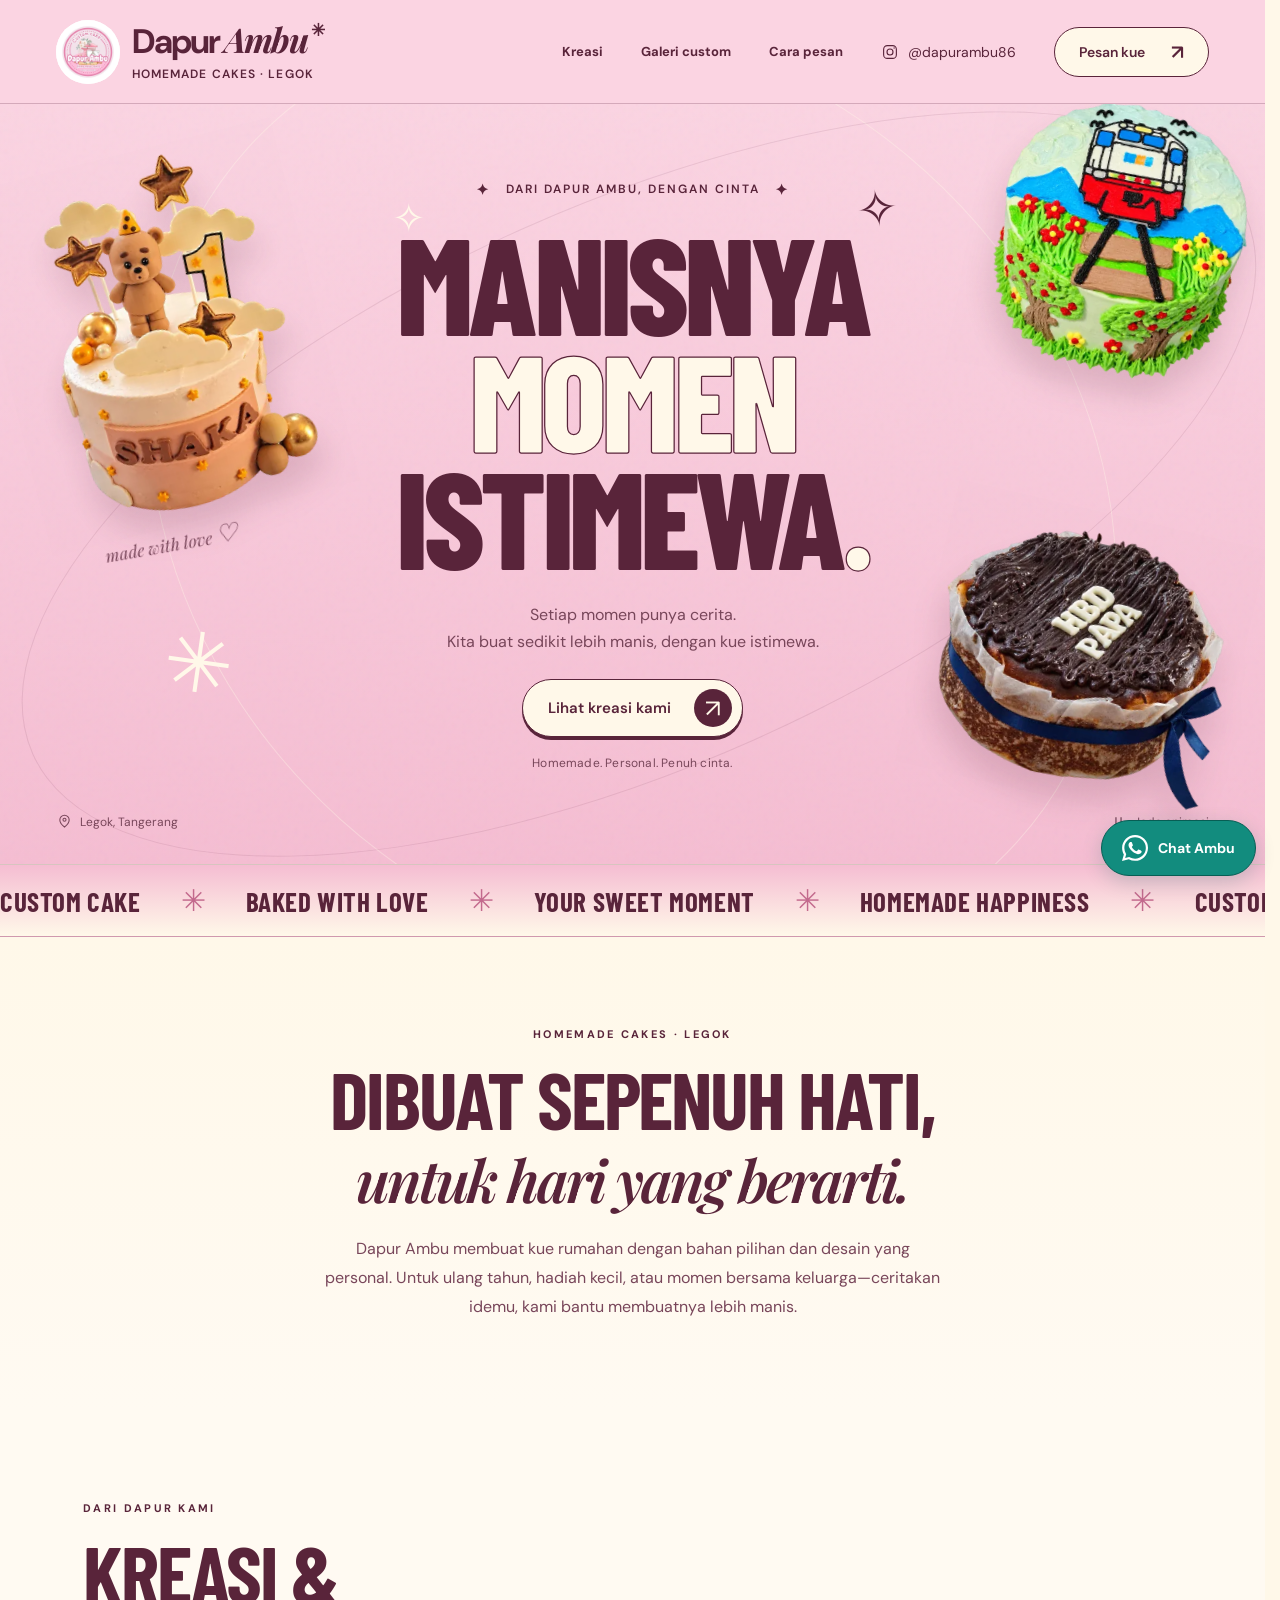
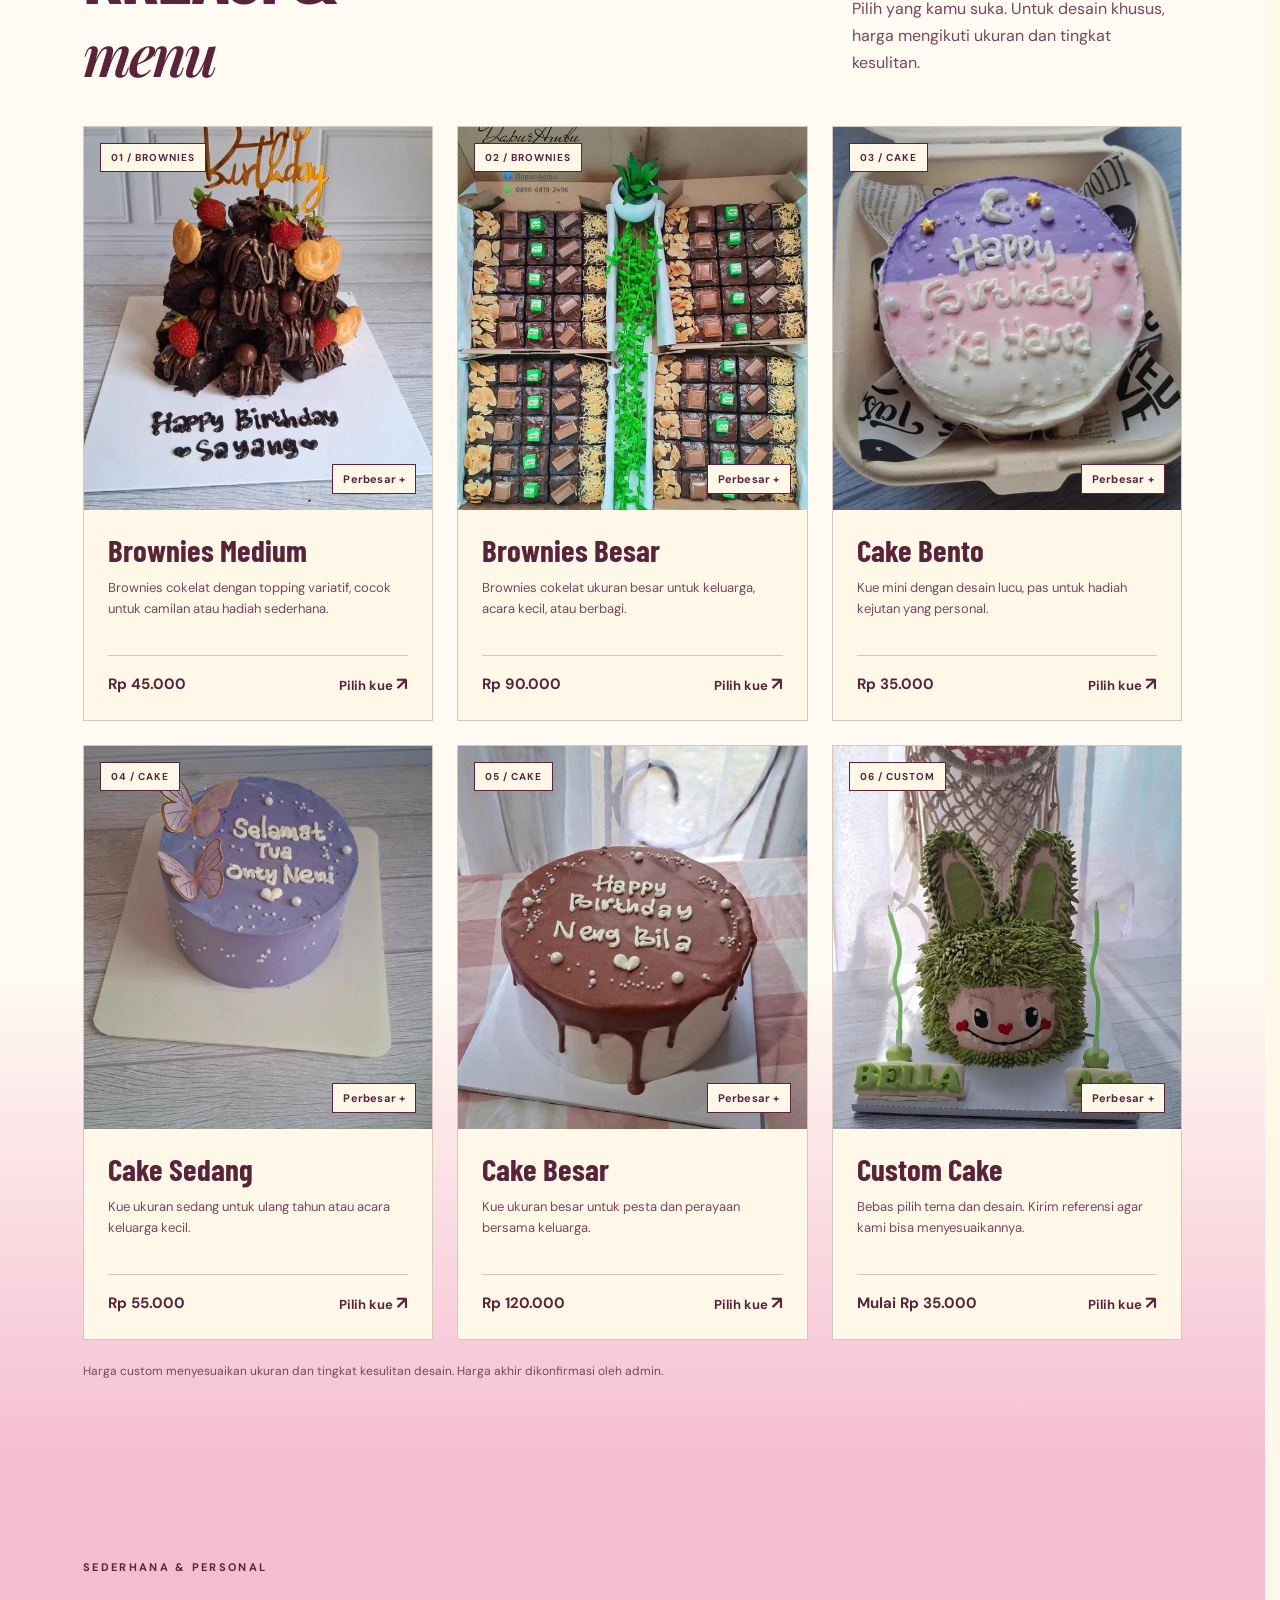
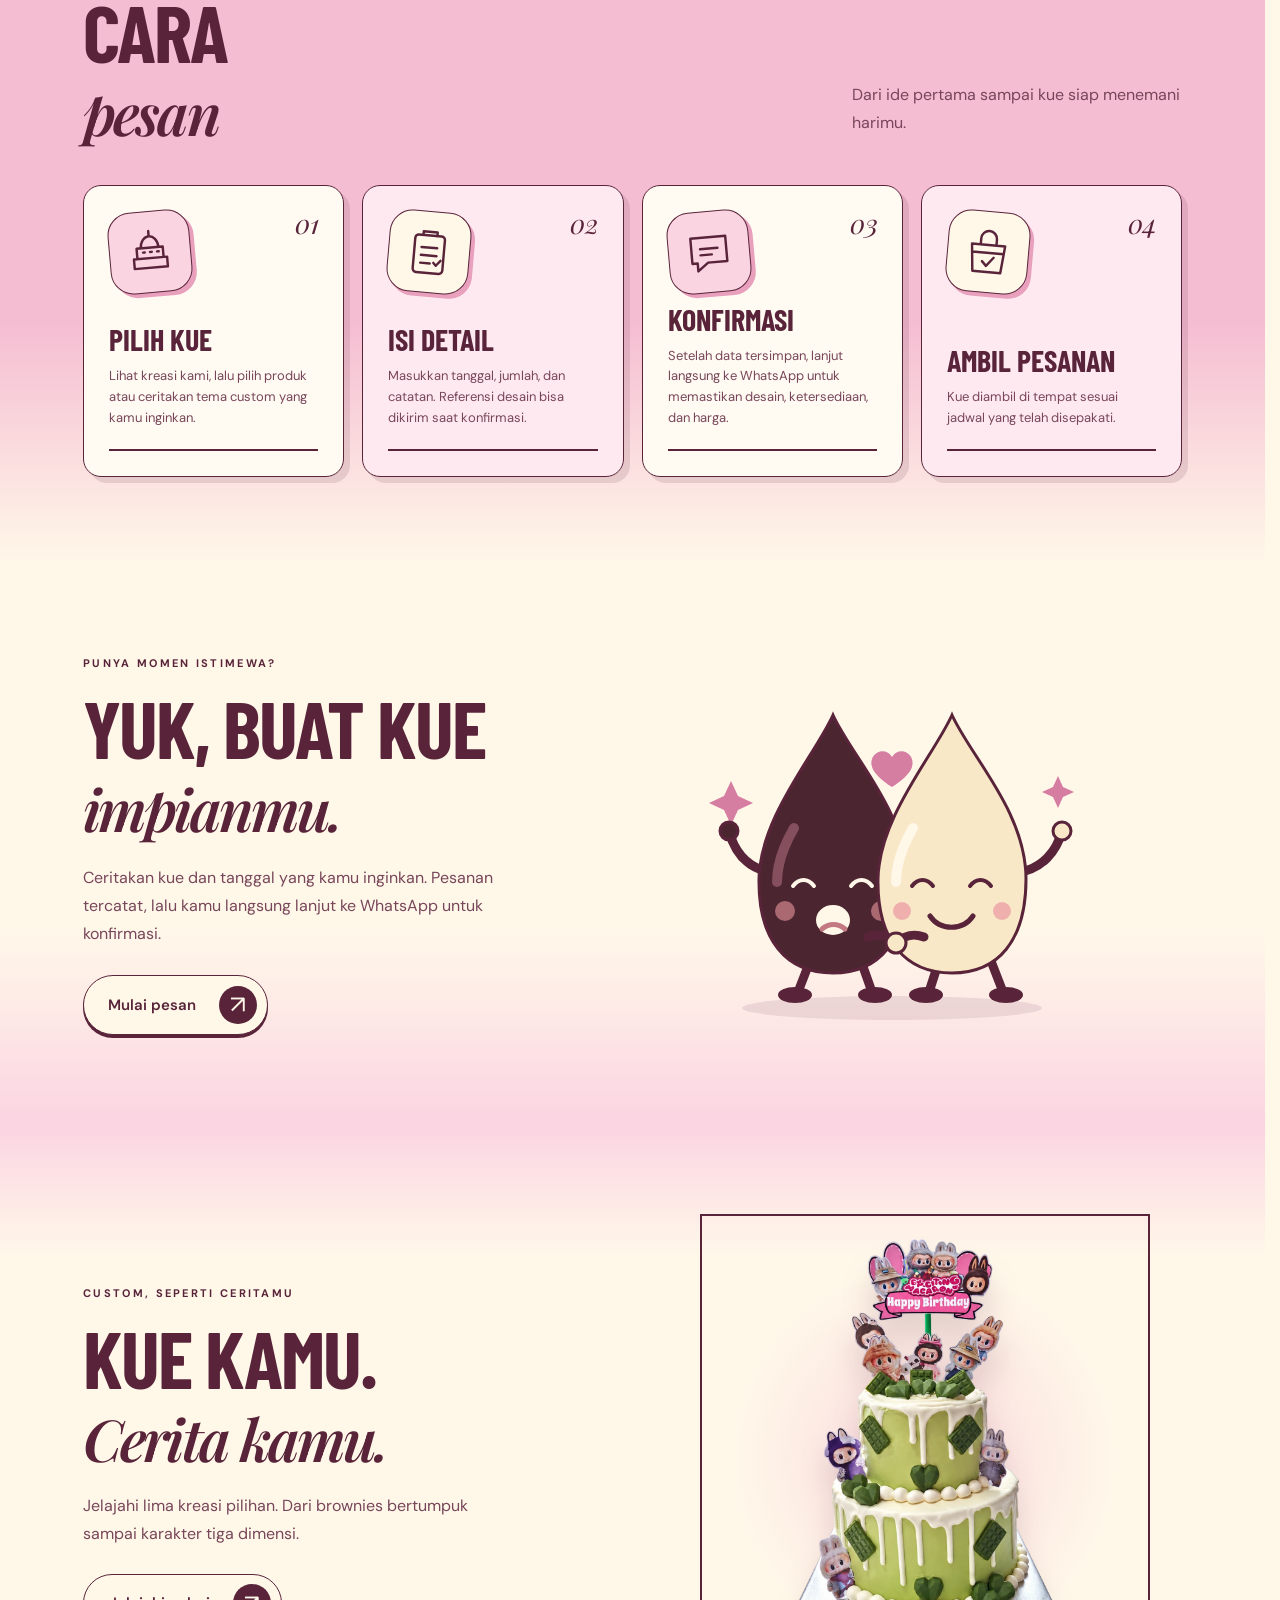
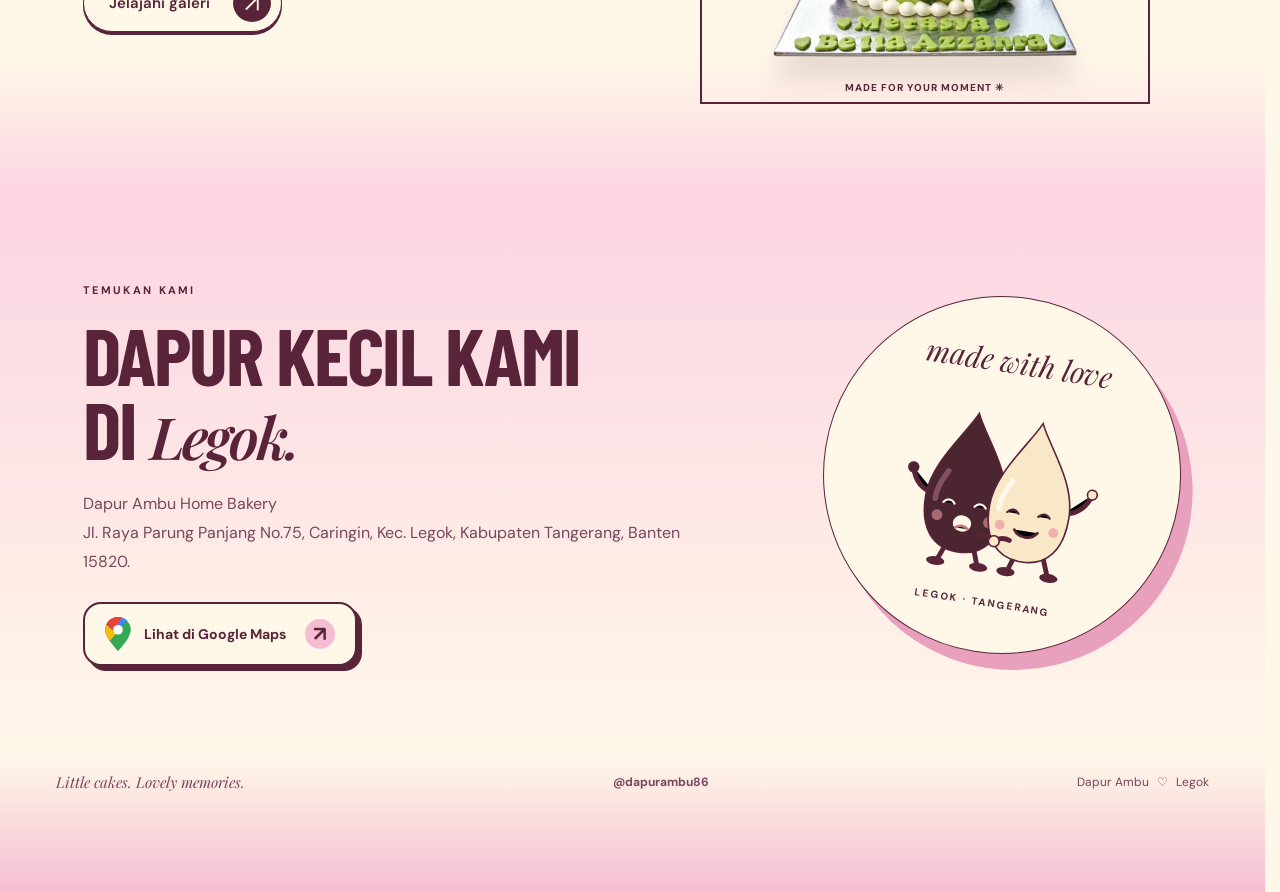
<file: index.html>
<!doctype html>
<html lang="id">
<head>
  <meta charset="utf-8">
  <meta name="viewport" content="width=device-width, initial-scale=1">
  <meta name="theme-color" content="#f5bdd2">
  <meta name="description" content="Dapur Ambu, homemade custom cakes dari Legok, Tangerang. Sedikit manis untuk setiap momen istimewa.">
  <link rel="canonical" href="https://rinodu.github.io/Dapur-Ambu/">
  <meta property="og:type" content="website">
  <meta property="og:site_name" content="Dapur Ambu">
  <meta property="og:title" content="Dapur Ambu — Manisnya Momen Istimewa">
  <meta property="og:description" content="Homemade custom cakes dari Legok, Tangerang. Sedikit manis untuk setiap momen istimewa.">
  <meta property="og:url" content="https://rinodu.github.io/Dapur-Ambu/">
  <meta property="og:image" content="https://rinodu.github.io/Dapur-Ambu/assets/share-preview-v2.png">
  <meta property="og:image:type" content="image/png">
  <meta property="og:image:width" content="1200">
  <meta property="og:image:height" content="630">
  <meta property="og:image:alt" content="Dapur Ambu dengan cokelat hitam dan putih yang bergandengan tangan">
  <meta name="twitter:card" content="summary_large_image">
  <title>Dapur Ambu — Manisnya Momen Istimewa</title>
  <link rel="icon" type="image/png" href="assets/favicon.png?v=1">
  <link rel="apple-touch-icon" href="assets/apple-touch-icon.png">
  <link rel="preconnect" href="https://fonts.googleapis.com">
  <link rel="preconnect" href="https://fonts.gstatic.com" crossorigin>
  <link href="https://fonts.googleapis.com/css2?family=Barlow+Condensed:wght@700;800;900&family=DM+Sans:wght@400;500;600;700&family=Playfair+Display:ital,wght@1,600;1,700&display=swap" rel="stylesheet">
  <link rel="stylesheet" href="styles.css?v=27">
  <script src="page-transition.js?v=6" defer></script>
  <script src="vendor/gsap-3.13.0.min.js" defer></script>
  <script src="vendor/ScrollTrigger-3.13.0.min.js" defer></script>
  <script src="form-transition.js?v=1" defer></script>
  <script src="app.js?v=11" defer></script>
  <script src="motion.js?v=3" defer></script>
  <script src="steps-slider.js?v=3" defer></script>
</head>
<body>
  <a class="skip-link" href="#utama">Lewati ke konten</a>
  <div class="intro" aria-hidden="true">
    <div class="intro-top"></div><div class="intro-bottom"></div>
    <div class="intro-content">
      <span class="intro-small">SEDIKIT MANIS, BANYAK CERITA.</span>
      <span class="intro-brand">Dapur <i>Ambu</i><span class="brand-star">✳</span></span>
      <span class="intro-rule"></span>
      <span class="intro-note">Dibuat dengan hati, untuk hari istimewamu.</span>
    </div>
  </div>

  <div class="site-frame">
    <header class="site-header">
      <a class="brand" href="./" aria-label="Dapur Ambu, beranda"><img class="brand-logo" src="assets/logo.webp" alt="" width="64" height="64"><span>Dapur <i>Ambu</i><span class="brand-star" aria-hidden="true">✳</span></span><small>HOMEMADE CAKES · LEGOK</small></a>
      <nav aria-label="Navigasi utama">
        <a class="header-link" href="#kreasi">Kreasi</a><a class="header-link gallery-nav" href="gallery.html" data-circle>Galeri custom</a>
        <a class="header-link" href="#cara-pesan">Cara pesan</a>
        <a class="instagram-link" href="https://www.instagram.com/dapurambu86/" target="_blank" rel="noopener noreferrer"><svg viewBox="0 0 24 24" fill="none" aria-hidden="true"><rect x="3.5" y="3.5" width="17" height="17" rx="5"/><circle cx="12" cy="12" r="4"/><circle cx="17.5" cy="6.7" r=".9" fill="currentColor" stroke="none"/></svg><span>@dapurambu86</span></a>
        <a class="button button-small" href="order.html">Pesan kue <span aria-hidden="true">↗</span></a>
      </nav>
    </header>

    <main id="utama">
      <section class="hero" aria-labelledby="hero-title">
        <div class="hero-grain" aria-hidden="true"></div>
        <div class="orbit orbit-one" aria-hidden="true"></div><div class="orbit orbit-two" aria-hidden="true"></div>
        <span class="spark spark-one" aria-hidden="true">✳</span><span class="spark spark-two" aria-hidden="true">✧</span><span class="spark spark-three" aria-hidden="true">✧</span>

        <div class="cake-scene" aria-label="Kreasi kue Dapur Ambu">
          <figure class="cake cake-one"><div class="cake-float"><img src="assets/cake-1.webp" srcset="assets/cake-1-480.webp 480w, assets/cake-1-800.webp 800w, assets/cake-1.webp 1151w" sizes="(max-width:700px) 38vw, 25vw" alt="Kue ulang tahun Shaka dengan dekorasi beruang dan bintang" width="1151" height="1367" fetchpriority="high"></div><figcaption>made with love <span aria-hidden="true">♡</span></figcaption></figure>
          <figure class="cake cake-two"><div class="cake-float"><img src="assets/cake-2.webp" srcset="assets/cake-2-480.webp 480w, assets/cake-2-800.webp 800w, assets/cake-2.webp 1207w" sizes="(max-width:700px) 34vw, 23vw" alt="Kue ulang tahun hijau dengan dekorasi kereta" width="1207" height="1303" fetchpriority="high"></div></figure>
          <figure class="cake cake-three"><div class="cake-float"><img src="assets/cake-3.webp" srcset="assets/cake-3-480.webp 480w, assets/cake-3-800.webp 800w, assets/cake-3.webp 1306w" sizes="(max-width:700px) 40vw, 25vw" alt="Kue cokelat dengan tulisan HBD PAPA" width="1306" height="1204"></div></figure>
        </div>

        <div class="hero-copy">
          <p class="eyebrow"><span aria-hidden="true">✦</span> DARI DAPUR AMBU, DENGAN CINTA <span aria-hidden="true">✦</span></p>
          <h1 id="hero-title"><span class="title-line">MANISNYA</span><span class="title-line title-middle">MOMEN</span><span class="title-line">ISTIMEWA<span class="title-period">.</span></span></h1>
          <p class="hero-description">Setiap momen punya cerita.<br>Kita buat sedikit lebih manis, dengan kue istimewa.</p>
          <a class="button button-primary" href="https://www.instagram.com/dapurambu86/" target="_blank" rel="noopener noreferrer">Lihat kreasi kami <span class="button-arrow" aria-hidden="true">↗</span></a>
          <a class="button hero-menu-link" href="#kreasi">Lihat menu &amp; harga <span aria-hidden="true">↓</span></a>
          <span class="hero-note">Homemade. Personal. Penuh cinta.</span>
        </div>

        <div class="hero-bottom"><span class="location"><svg viewBox="0 0 20 20" fill="none" aria-hidden="true"><path d="M15.5 8.2c0 4-5.5 8.3-5.5 8.3S4.5 12.2 4.5 8.2a5.5 5.5 0 1 1 11 0Z"/><circle cx="10" cy="8" r="1.8"/></svg>Legok, Tangerang</span><button class="motion-control" type="button" aria-pressed="false" aria-label="Jeda animasi"><svg class="pause-icon" viewBox="0 0 20 20" fill="none" aria-hidden="true"><path d="M7 5v10M13 5v10"/></svg><svg class="play-icon" viewBox="0 0 20 20" fill="none" aria-hidden="true"><path d="m7 4 9 6-9 6V4Z"/></svg><span class="motion-label">Jeda animasi</span></button></div>
      </section>
      <div class="ribbon" aria-label="Custom cake, homemade, made with love"><div class="ribbon-track"><span>CUSTOM CAKE</span><i aria-hidden="true">✳</i><span>BAKED WITH LOVE</span><i aria-hidden="true">✳</i><span>YOUR SWEET MOMENT</span><i aria-hidden="true">✳</i><span>HOMEMADE HAPPINESS</span><i aria-hidden="true">✳</i><span aria-hidden="true">CUSTOM CAKE</span><i aria-hidden="true">✳</i><span aria-hidden="true">BAKED WITH LOVE</span><i aria-hidden="true">✳</i><span aria-hidden="true">YOUR SWEET MOMENT</span><i aria-hidden="true">✳</i><span aria-hidden="true">HOMEMADE HAPPINESS</span><i aria-hidden="true">✳</i></div></div>
      <section class="story-section content-section" aria-labelledby="story-title">
        <p class="section-kicker">HOMEMADE CAKES · LEGOK</p>
        <h2 id="story-title">Dibuat sepenuh hati,<br><i>untuk hari yang berarti.</i></h2>
        <p>Dapur Ambu membuat kue rumahan dengan bahan pilihan dan desain yang personal. Untuk ulang tahun, hadiah kecil, atau momen bersama keluarga—ceritakan idemu, kami bantu membuatnya lebih manis.</p>
      </section>

      <section class="catalog-section content-section" id="kreasi" aria-labelledby="catalog-title">
        <div class="section-heading"><div><p class="section-kicker">DARI DAPUR KAMI</p><h2 id="catalog-title"><span class="heading-line">Kreasi &amp;</span> <span class="heading-line"><i>menu</i></span></h2></div><p>Pilih yang kamu suka. Untuk desain khusus, harga mengikuti ukuran dan tingkat kesulitan.</p></div>
        <div class="product-grid">
          <article class="product-card"><div class="product-photo"><button class="product-zoom" type="button" aria-label="Perbesar foto Brownies Medium"><img src="assets/brownies-medium.webp" alt="Brownies cokelat custom dengan buah dan dekorasi ulang tahun" loading="lazy"></button><span>01 / BROWNIES</span></div><div class="product-info"><h3>Brownies Medium</h3><p>Brownies cokelat dengan topping variatif, cocok untuk camilan atau hadiah sederhana.</p><div class="product-bottom"><strong>Rp 45.000</strong><a href="order.html?product=Brownies%20Medium">Pilih kue <span aria-hidden="true">↗</span></a></div></div></article>
          <article class="product-card"><div class="product-photo"><button class="product-zoom" type="button" aria-label="Perbesar foto Brownies Besar"><img src="assets/brownies-besar.webp" alt="Brownies besar Dapur Ambu" loading="lazy"></button><span>02 / BROWNIES</span></div><div class="product-info"><h3>Brownies Besar</h3><p>Brownies cokelat ukuran besar untuk keluarga, acara kecil, atau berbagi.</p><div class="product-bottom"><strong>Rp 90.000</strong><a href="order.html?product=Brownies%20Besar">Pilih kue <span aria-hidden="true">↗</span></a></div></div></article>
          <article class="product-card"><div class="product-photo"><button class="product-zoom" type="button" aria-label="Perbesar foto Cake Bento"><img src="assets/cake-bento.webp" alt="Cake bento warna ungu dan pink dalam kotak" loading="lazy"></button><span>03 / CAKE</span></div><div class="product-info"><h3>Cake Bento</h3><p>Kue mini dengan desain lucu, pas untuk hadiah kejutan yang personal.</p><div class="product-bottom"><strong>Rp 35.000</strong><a href="order.html?product=Cake%20Bento">Pilih kue <span aria-hidden="true">↗</span></a></div></div></article>
          <article class="product-card"><div class="product-photo"><button class="product-zoom" type="button" aria-label="Perbesar foto Cake Sedang"><img src="assets/cake-sedang.webp" alt="Cake ukuran sedang Dapur Ambu" loading="lazy"></button><span>04 / CAKE</span></div><div class="product-info"><h3>Cake Sedang</h3><p>Kue ukuran sedang untuk ulang tahun atau acara keluarga kecil.</p><div class="product-bottom"><strong>Rp 55.000</strong><a href="order.html?product=Cake%20Sedang">Pilih kue <span aria-hidden="true">↗</span></a></div></div></article>
          <article class="product-card"><div class="product-photo"><button class="product-zoom" type="button" aria-label="Perbesar foto Cake Besar"><img src="assets/cake-besar.webp" alt="Cake ukuran besar Dapur Ambu" loading="lazy"></button><span>05 / CAKE</span></div><div class="product-info"><h3>Cake Besar</h3><p>Kue ukuran besar untuk pesta dan perayaan bersama keluarga.</p><div class="product-bottom"><strong>Rp 120.000</strong><a href="order.html?product=Cake%20Besar">Pilih kue <span aria-hidden="true">↗</span></a></div></div></article>
          <article class="product-card"><div class="product-photo"><button class="product-zoom" type="button" aria-label="Perbesar foto Custom Cake"><img src="assets/custom-cake.webp" alt="Custom cake hijau berbentuk karakter dengan dekorasi nama" loading="lazy"></button><span>06 / CUSTOM</span></div><div class="product-info"><h3>Custom Cake</h3><p>Bebas pilih tema dan desain. Kirim referensi agar kami bisa menyesuaikannya.</p><div class="product-bottom"><strong>Mulai Rp 35.000</strong><a href="order.html?product=Custom%20Cake">Pilih kue <span aria-hidden="true">↗</span></a></div></div></article>
        </div>
        <p class="catalog-note">Harga custom menyesuaikan ukuran dan tingkat kesulitan desain. Harga akhir dikonfirmasi oleh admin.</p>
      </section>

      <section class="steps-section content-section" id="cara-pesan" aria-labelledby="steps-title">
        <div class="section-heading"><div><p class="section-kicker">SEDERHANA &amp; PERSONAL</p><h2 id="steps-title"><span class="heading-line">Cara</span> <span class="heading-line"><i>pesan</i></span></h2></div><p>Dari ide pertama sampai kue siap menemani harimu.</p></div>
        <div class="step-grid" aria-label="Empat langkah memesan kue">
          <article class="step"><span class="step-number">01</span><div class="step-icon" aria-hidden="true"><svg viewBox="0 0 64 64" fill="none"><path d="M13 39h38v11H13zM17 39V27h30v12M22 27c0-8 5-13 10-13s10 5 10 13M32 14V8"/><path d="M24 32h2m6 0h2m6 0h2"/></svg></div><h3>Pilih kue</h3><p>Lihat kreasi kami, lalu pilih produk atau ceritakan tema custom yang kamu inginkan.</p></article>
          <article class="step"><span class="step-number">02</span><div class="step-icon" aria-hidden="true"><svg viewBox="0 0 64 64" fill="none"><rect x="15" y="13" width="34" height="43" rx="4"/><path d="M24 13v-4h16v4M23 27h18M23 36h18M23 45h11"/><path d="m38 44 3 3 5-6"/></svg></div><h3>Isi detail</h3><p>Masukkan tanggal, jumlah, dan catatan. Referensi desain bisa dikirim saat konfirmasi.</p></article>
          <article class="step"><span class="step-number">03</span><div class="step-icon" aria-hidden="true"><svg viewBox="0 0 64 64" fill="none"><path d="M12 15h40v29H30L18 53v-9h-6z"/><path d="M22 28h20M22 35h13"/></svg></div><h3>Konfirmasi</h3><p>Setelah data tersimpan, lanjut langsung ke WhatsApp untuk memastikan desain, ketersediaan, dan harga.</p></article>
          <article class="step"><span class="step-number">04</span><div class="step-icon" aria-hidden="true"><svg viewBox="0 0 64 64" fill="none"><path d="M13 24h38l-3 31H16zM23 24v-7a9 9 0 0 1 18 0v7M14 33h36"/><path d="m26 43 5 5 8-10"/></svg></div><h3>Ambil pesanan</h3><p>Kue diambil di tempat sesuai jadwal yang telah disepakati.</p></article>
        </div>
      </section>

      <section class="order-section content-section order-teaser" id="pesan" aria-labelledby="order-title">
        <div class="order-intro"><p class="section-kicker">PUNYA MOMEN ISTIMEWA?</p><h2 id="order-title">Yuk, buat kue <i>impianmu.</i></h2><p>Ceritakan kue dan tanggal yang kamu inginkan. Pesanan tercatat, lalu kamu langsung lanjut ke WhatsApp untuk konfirmasi.</p><a class="button button-primary" href="order.html">Mulai pesan <span class="button-arrow" aria-hidden="true">↗</span></a></div>
        <div class="order-teaser-art" aria-hidden="true">
          <svg viewBox="0 0 420 370" fill="none" xmlns="http://www.w3.org/2000/svg">
            <ellipse cx="210" cy="348" rx="150" ry="12" fill="#59243a" opacity=".1"/>
            <path d="m49 121 7 15 15 7-15 7-7 15-7-15-15-7 15-7 7-15Zm327-5 5 11 11 5-11 5-5 11-5-11-11-5 11-5 5-11Z" fill="#d67da2"/>
            <path d="M210 97c-8-12-24-3-20 10 3 10 20 20 20 20s17-10 20-20c4-13-12-22-20-10Z" fill="#d67da2"/>
            <g class="chocolate-pair" id="chocolate-pair">
              <path d="M94 213c-30-3-42-23-47-42m81 130-12 31m63-31 11 31m143-119c28-3 42-23 47-42m-123 130-10 31m62-31 12 31" stroke="#59243a" stroke-width="9" stroke-linecap="round"/>
              <circle cx="47" cy="171" r="9" fill="#4b2631" stroke="#59243a" stroke-width="3"/><circle cx="380" cy="171" r="9" fill="#f8e8c7" stroke="#59243a" stroke-width="3"/>
              <ellipse cx="113" cy="335" rx="17" ry="8" fill="#59243a"/><ellipse cx="193" cy="335" rx="17" ry="8" fill="#59243a"/><ellipse cx="244" cy="335" rx="17" ry="8" fill="#59243a"/><ellipse cx="324" cy="335" rx="17" ry="8" fill="#59243a"/>
              <path d="M151 55c19 42 74 97 74 164 0 62-28 94-74 94-47 0-75-33-74-94 1-62 56-124 74-164Z" fill="#4b2631" stroke="#59243a" stroke-width="3"/>
              <path d="M112 168c-11 19-17 36-17 54" stroke="#9e6270" stroke-width="10" stroke-linecap="round" opacity=".7"/>
              <path d="M111 226c6-8 15-8 21 0m37 0c6-8 15-8 21 0" stroke="#fff8e9" stroke-width="4" stroke-linecap="round"/>
              <ellipse cx="151" cy="260" rx="17" ry="15" fill="#fff8e9"/><path d="M140 269c7-6 16-6 23 0" stroke="#c27982" stroke-width="5" stroke-linecap="round"/>
              <circle cx="103" cy="251" r="10" fill="#c27982" opacity=".8"/><circle cx="199" cy="251" r="10" fill="#c27982" opacity=".8"/>
              <path d="M270 55c19 42 74 97 74 164 0 62-28 94-74 94-47 0-75-33-74-94 1-62 56-124 74-164Z" fill="#f8e8c7" stroke="#59243a" stroke-width="3"/>
              <path d="M231 168c-11 19-17 36-17 54" stroke="#fff8e9" stroke-width="10" stroke-linecap="round"/>
              <path d="M230 226c6-8 15-8 21 0m37 0c6-8 15-8 21 0" stroke="#59243a" stroke-width="4" stroke-linecap="round"/>
              <path d="M248 256c10 15 33 15 43 0" stroke="#59243a" stroke-width="5" stroke-linecap="round"/>
              <circle cx="220" cy="251" r="9" fill="#efb0ad"/><circle cx="320" cy="251" r="9" fill="#efb0ad"/>
              <path d="M186 277c11-4 19-2 28 6m28-6c-11-4-19-2-28 6" stroke="#59243a" stroke-width="9" stroke-linecap="round"/>
              <circle cx="214" cy="283" r="10" fill="#f8e8c7" stroke="#59243a" stroke-width="3"/>
            </g>
          </svg>
        </div>
      </section>

      <section class="gallery-teaser content-section"><div><p class="section-kicker">CUSTOM, SEPERTI CERITAMU</p><h2>Kue kamu.<br><i>Cerita kamu.</i></h2><p>Jelajahi lima kreasi pilihan. Dari brownies bertumpuk sampai karakter tiga dimensi.</p><a class="button button-primary" href="gallery.html" data-circle>Jelajahi galeri <span class="button-arrow" aria-hidden="true">↗</span></a></div><a class="teaser-photo" href="gallery.html" data-circle aria-label="Lihat galeri custom cake"><img src="assets/gallery-tier-cutout.webp" alt="Custom cake dua tingkat hijau dengan dekorasi karakter" loading="lazy" width="1088" height="1440"><span>MADE FOR YOUR MOMENT ✳</span></a></section>
      <section class="location-section content-section" id="lokasi" aria-labelledby="location-title"><div><p class="section-kicker">TEMUKAN KAMI</p><h2 id="location-title">Dapur kecil kami<br>di <i>Legok.</i></h2><p>Dapur Ambu Home Bakery<br>Jl. Raya Parung Panjang No.75, Caringin, Kec. Legok, Kabupaten Tangerang, Banten 15820.</p><a class="maps-button" href="https://maps.google.com/?q=Dapur+Ambu+Jl.+Raya+Parung+Panjang+No.75+Legok+Tangerang" target="_blank" rel="noopener noreferrer"><svg class="maps-icon" viewBox="0 0 24 32" aria-hidden="true"><path fill="#34a853" d="M12 0C5.4 0 0 5.4 0 12c0 8 12 20 12 20s12-12 12-20C24 5.4 18.6 0 12 0Z"/><path fill="#4285f4" d="M12 0C5.4 0 0 5.4 0 12c0 3.2 1.9 7.1 4.2 10.5L20.5 3.5A12 12 0 0 0 12 0Z"/><path fill="#fbbc04" d="m4.2 22.5 6-7L1.1 7A12 12 0 0 0 0 12c0 3.2 1.9 7.1 4.2 10.5Z"/><path fill="#ea4335" d="m1.1 7 6.2 5.8L15.9.7A12 12 0 0 0 1.1 7Z"/><circle cx="12" cy="12" r="4.5" fill="#fff"/></svg><span>Lihat di Google Maps</span><span class="maps-arrow" aria-hidden="true">↗</span></a></div><div class="location-art" aria-hidden="true"><span>made with love</span><svg viewBox="0 0 420 370"><use href="#chocolate-pair"/></svg><small>LEGOK · TANGERANG</small></div></section>
    </main>
    <footer><span>Little cakes. Lovely memories.</span><a href="https://www.instagram.com/dapurambu86/" target="_blank" rel="noopener noreferrer">@dapurambu86</a><span>Dapur Ambu <span aria-hidden="true">♡</span> Legok</span></footer>
  </div>
  <dialog class="product-preview" aria-label="Foto produk diperbesar"><button class="preview-close" type="button" aria-label="Tutup foto">×</button><img alt=""></dialog>
  <a class="whatsapp-float" href="https://wa.me/6281210028857" target="_blank" rel="noopener noreferrer" aria-label="Chat Dapur Ambu melalui WhatsApp (tab baru)">
    <svg viewBox="0 0 24 24" fill="currentColor" aria-hidden="true"><path d="M20.52 3.48A11.9 11.9 0 0 0 12.04 0C5.46 0 .1 5.35 .1 11.94c0 2.1 .55 4.16 1.6 5.97L0 24l6.25-1.64a11.94 11.94 0 0 0 5.79 1.48h.01c6.58 0 11.94-5.35 11.95-11.94a11.86 11.86 0 0 0-3.48-8.42ZM12.05 21.82a9.9 9.9 0 0 1-5.05-1.38l-.36-.21-3.71.97.99-3.62-.24-.37a9.86 9.86 0 0 1-1.51-5.27c0-5.47 4.45-9.92 9.88-9.92a9.86 9.86 0 0 1 7.04 2.91 9.87 9.87 0 0 1 2.9 7.02c0 5.48-4.45 9.87-9.94 9.87Zm5.44-7.4c-.3-.15-1.76-.87-2.03-.97-.27-.1-.47-.15-.67.15-.2.3-.77.97-.94 1.17-.17.2-.35.22-.64.07-.3-.15-1.26-.46-2.39-1.47-.88-.78-1.48-1.75-1.65-2.05-.18-.3-.02-.46.13-.61.13-.13.3-.35.44-.52.15-.18.2-.3.3-.5.1-.2.05-.37-.02-.52-.08-.15-.67-1.61-.92-2.21-.24-.58-.49-.5-.67-.51h-.57c-.2 0-.52.07-.8.37-.27.3-1.04 1.02-1.04 2.48s1.07 2.88 1.22 3.08c.15.2 2.1 3.2 5.08 4.49.71.31 1.27.5 1.7.64.71.22 1.36.19 1.87.11.57-.09 1.76-.72 2.01-1.42.25-.69.25-1.29.17-1.42-.07-.12-.27-.2-.57-.35Z"/></svg>
    <span>Chat Ambu</span>
  </a>
</body>
</html>
</file>
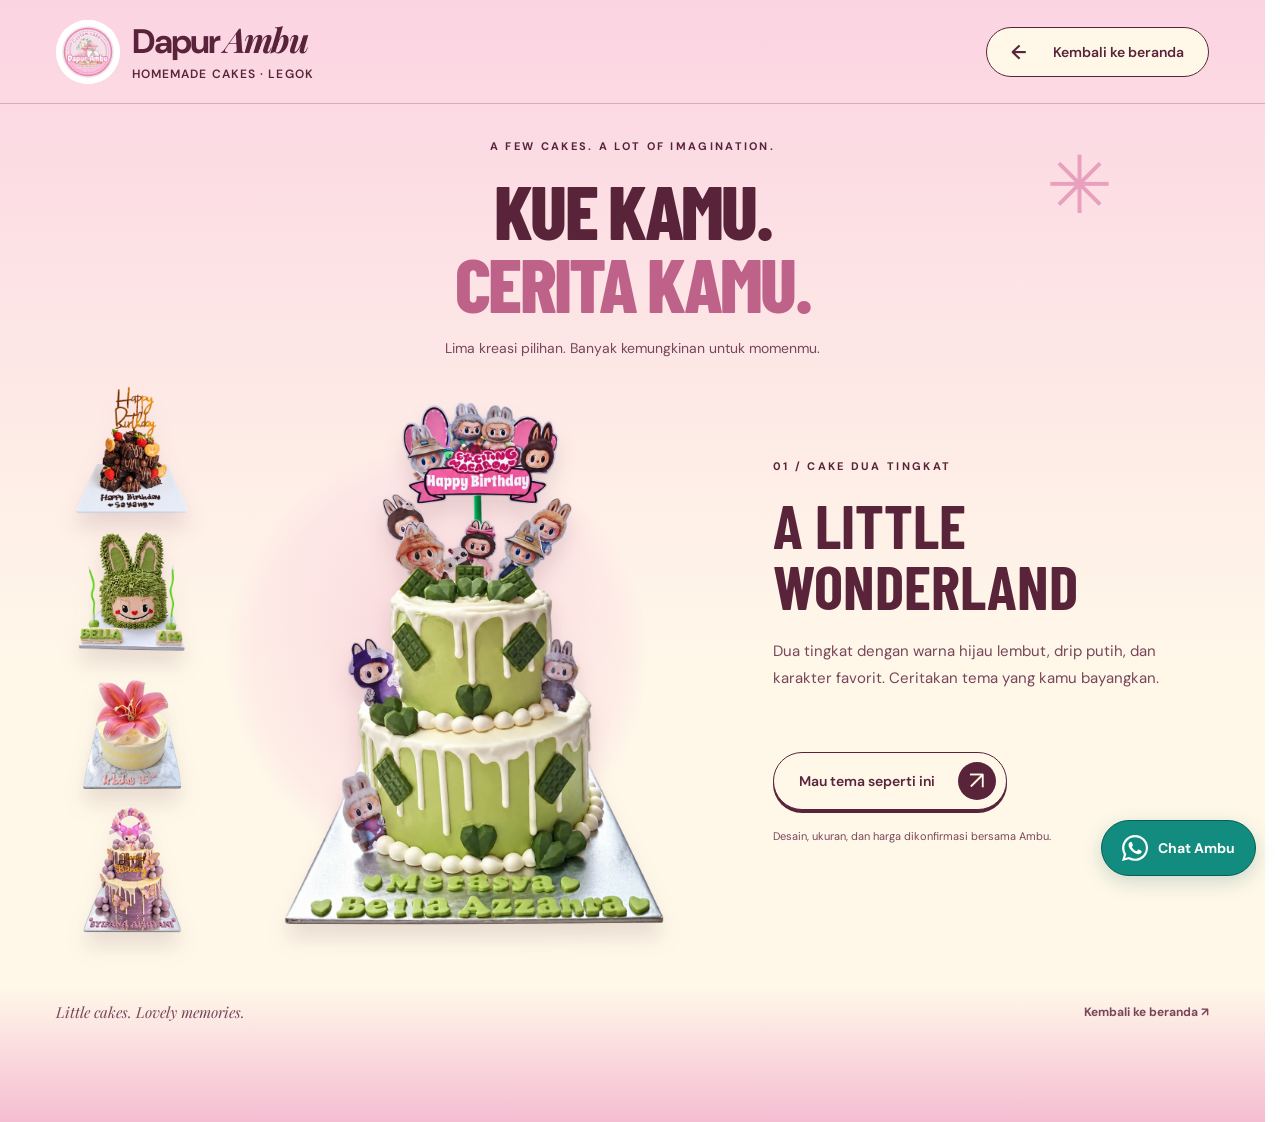
<file: gallery.html>
<!doctype html>
<html lang="id">
<head>
  <meta charset="utf-8">
  <meta name="viewport" content="width=device-width, initial-scale=1">
  <meta name="theme-color" content="#f5bdd2">
  <meta name="description" content="Jelajahi lima custom cake pilihan Dapur Ambu dalam galeri interaktif. Temukan inspirasi untuk momen istimewamu.">
  <link rel="canonical" href="https://rinodu.github.io/Dapur-Ambu/gallery.html">
  <meta property="og:type" content="website">
  <meta property="og:site_name" content="Dapur Ambu">
  <meta property="og:title" content="Dapur Ambu — Manisnya Momen Istimewa">
  <meta property="og:description" content="Homemade custom cakes dari Legok, Tangerang. Sedikit manis untuk setiap momen istimewa.">
  <meta property="og:url" content="https://rinodu.github.io/Dapur-Ambu/gallery.html">
  <meta property="og:image" content="https://rinodu.github.io/Dapur-Ambu/assets/share-preview-v2.png">
  <meta property="og:image:type" content="image/png">
  <meta property="og:image:width" content="1200">
  <meta property="og:image:height" content="630">
  <meta property="og:image:alt" content="Dapur Ambu dengan cokelat hitam dan putih yang bergandengan tangan">
  <meta name="twitter:card" content="summary_large_image">
  <title>Galeri Custom — Dapur Ambu</title>
  <link rel="icon" type="image/png" href="assets/favicon.png?v=1">
  <link rel="apple-touch-icon" href="assets/apple-touch-icon.png">
  <link rel="preconnect" href="https://fonts.googleapis.com">
  <link rel="preconnect" href="https://fonts.gstatic.com" crossorigin>
  <link href="https://fonts.googleapis.com/css2?family=Barlow+Condensed:wght@700;800;900&family=DM+Sans:wght@400;500;600;700&family=Playfair+Display:ital,wght@1,600;1,700&display=swap" rel="stylesheet">
  <link rel="stylesheet" href="styles.css?v=24">
  <link rel="stylesheet" href="gallery.css?v=4">
  <script src="page-transition.js?v=6" defer></script>
  <script src="gallery.js?v=3" defer></script>

  <script src="vendor/gsap-3.13.0.min.js" defer></script>
  <script src="form-transition.js?v=1" defer></script>
</head>
<body class="gallery-body">
  <a class="skip-link" href="#utama">Lewati ke galeri</a>
  <header class="site-header"><a class="brand" href="./" data-circle aria-label="Dapur Ambu, beranda"><img class="brand-logo" src="assets/logo.webp" alt="" width="64" height="64"><span>Dapur <i>Ambu</i></span><small>HOMEMADE CAKES · LEGOK</small></a><nav aria-label="Navigasi utama"><a class="button button-small" href="./" data-circle><span aria-hidden="true">←</span> Kembali ke beranda</a></nav></header>
  <main id="utama">
    <div class="gallery-heading">
      <p class="section-kicker">A FEW CAKES. A LOT OF IMAGINATION.</p>
      <h1>Kue kamu.<br><span>Cerita kamu.</span></h1>
      <p>Lima kreasi pilihan. Banyak kemungkinan untuk momenmu.</p>
      <span class="gallery-star" aria-hidden="true">✳</span>
    </div>
    <section class="cake-showcase" aria-label="Kreasi custom cake pilihan">
      <div class="cake-stage" tabindex="0" aria-label="Pilih kue kecil untuk bertukar dengan kue utama. Gunakan panah kiri atau kanan.">
        <button class="cake-choice is-active" data-slot="-1" aria-pressed="true" aria-label="Perbesar A Little Wonderland" style="--delay:-0.0s">
          <span class="cake-float-item"><img src="assets/gallery-tier-cutout.webp" alt="A Little Wonderland" width="1086" height="1448" fetchpriority="high"></span>
        </button>
        <button class="cake-choice" data-slot="0" aria-pressed="false" aria-label="Pilih Brownies Celebration" style="--delay:-0.8s">
          <span class="cake-float-item"><img src="assets/gallery-brownies-cutout.webp" alt="Brownies Celebration" width="1160" height="1355" decoding="async"></span>
        </button>
        <button class="cake-choice" data-slot="1" aria-pressed="false" aria-label="Pilih Hello, Little Friend" style="--delay:-1.6s">
          <span class="cake-float-item"><img src="assets/gallery-3d-cutout.webp" alt="Hello, Little Friend" width="1149" height="1369" decoding="async"></span>
        </button>
        <button class="cake-choice" data-slot="2" aria-pressed="false" aria-label="Pilih Pink Lily" style="--delay:-2.4000000000000004s">
          <span class="cake-float-item"><img src="assets/gallery-floral-cutout.webp" alt="Pink Lily" width="1086" height="1448" decoding="async"></span>
        </button>
        <button class="cake-choice" data-slot="3" aria-pressed="false" aria-label="Pilih Purple Birthday" style="--delay:-3.2s">
          <span class="cake-float-item"><img src="assets/gallery-purple-cutout.webp" alt="Purple Birthday" width="1086" height="1448" decoding="async"></span>
        </button>
      </div>
      <div class="cake-story">
        <p id="cake-category" class="section-kicker">01 / CAKE DUA TINGKAT</p>
        <h2 id="cake-title" aria-live="polite">A Little Wonderland</h2>
        <p id="cake-description">Dua tingkat dengan warna hijau lembut, drip putih, dan karakter favorit. Ceritakan tema yang kamu bayangkan.</p>
        <a id="cake-order" class="button button-primary" href="order.html?product=Custom%20Cake&amp;theme=A%20Little%20Wonderland">Mau tema seperti ini <span class="button-arrow" aria-hidden="true">↗</span></a>
        <small>Desain, ukuran, dan harga dikonfirmasi bersama Ambu.</small>
        <a id="cake-source" class="gallery-source" hidden target="_blank" rel="noopener noreferrer">Lihat posting asli ↗</a>
      </div>
    </section>
  </main>
  <footer><span>Little cakes. Lovely memories.</span><a href="./" data-circle>Kembali ke beranda ↗</a></footer>
  <a class="whatsapp-float" href="https://wa.me/6281210028857" target="_blank" rel="noopener noreferrer" aria-label="Chat Dapur Ambu melalui WhatsApp (tab baru)">
    <svg viewBox="0 0 24 24" fill="currentColor" aria-hidden="true"><path d="M20.52 3.48A11.9 11.9 0 0 0 12.04 0C5.46 0 .1 5.35 .1 11.94c0 2.1 .55 4.16 1.6 5.97L0 24l6.25-1.64a11.94 11.94 0 0 0 5.79 1.48h.01c6.58 0 11.94-5.35 11.95-11.94a11.86 11.86 0 0 0-3.48-8.42ZM12.05 21.82a9.9 9.9 0 0 1-5.05-1.38l-.36-.21-3.71.97.99-3.62-.24-.37a9.86 9.86 0 0 1-1.51-5.27c0-5.47 4.45-9.92 9.88-9.92a9.86 9.86 0 0 1 7.04 2.91 9.87 9.87 0 0 1 2.9 7.02c0 5.48-4.45 9.87-9.94 9.87Zm5.44-7.4c-.3-.15-1.76-.87-2.03-.97-.27-.1-.47-.15-.67.15-.2.3-.77.97-.94 1.17-.17.2-.35.22-.64.07-.3-.15-1.26-.46-2.39-1.47-.88-.78-1.48-1.75-1.65-2.05-.18-.3-.02-.46.13-.61.13-.13.3-.35.44-.52.15-.18.2-.3.3-.5.1-.2.05-.37-.02-.52-.08-.15-.67-1.61-.92-2.21-.24-.58-.49-.5-.67-.51h-.57c-.2 0-.52.07-.8.37-.27.3-1.04 1.02-1.04 2.48s1.07 2.88 1.22 3.08c.15.2 2.1 3.2 5.08 4.49.71.31 1.27.5 1.7.64.71.22 1.36.19 1.87.11.57-.09 1.76-.72 2.01-1.42.25-.69.25-1.29.17-1.42-.07-.12-.27-.2-.57-.35Z"/></svg>
    <span>Chat Ambu</span>
  </a>
  <dialog class="gallery-preview" aria-label="Foto kue diperbesar"><button class="preview-close" aria-label="Tutup foto">×</button><img alt=""></dialog>
  <script id="cake-data" type="application/json">[{"slug": "tier", "title": "A Little Wonderland", "category": "CAKE DUA TINGKAT", "description": "Dua tingkat dengan warna hijau lembut, drip putih, dan karakter favorit. Ceritakan tema yang kamu bayangkan.", "image": "assets/gallery-tier-cutout.webp"}, {"slug": "brownies", "title": "Brownies Celebration", "category": "BROWNIES CUSTOM", "description": "Tumpukan brownies cokelat, stroberi, dan dekorasi ulang tahun. Sentuhan manis untuk perayaanmu.", "image": "assets/gallery-brownies-cutout.webp"}, {"slug": "3d", "title": "Hello, Little Friend", "category": "CUSTOM CAKE 3D", "description": "Karakter tiga dimensi dengan detail krim dan ekspresi ceria. Inspirasi untuk ulang tahun yang penuh imajinasi.", "image": "assets/gallery-3d-cutout.webp"}, {"slug": "floral", "title": "Pink Lily", "category": "CAKE BUNGA", "description": "Cake warna krem dengan dekorasi bunga pink besar dan detail mutiara. Inspirasi lembut untuk momen istimewa.", "source": "https://www.instagram.com/p/DY1G-DxJ9qx/", "image": "assets/gallery-floral-cutout.webp"}, {"slug": "purple", "title": "Purple Birthday", "category": "CAKE DUA TINGKAT", "description": "Cake ungu dua tingkat dengan karakter, kupu-kupu, dan dekorasi bola. Warna ceria untuk perayaan yang personal.", "source": "https://www.instagram.com/p/DXTNSqMidmG/", "image": "assets/gallery-purple-cutout.webp"}]</script>
</body>
</html>
</file>
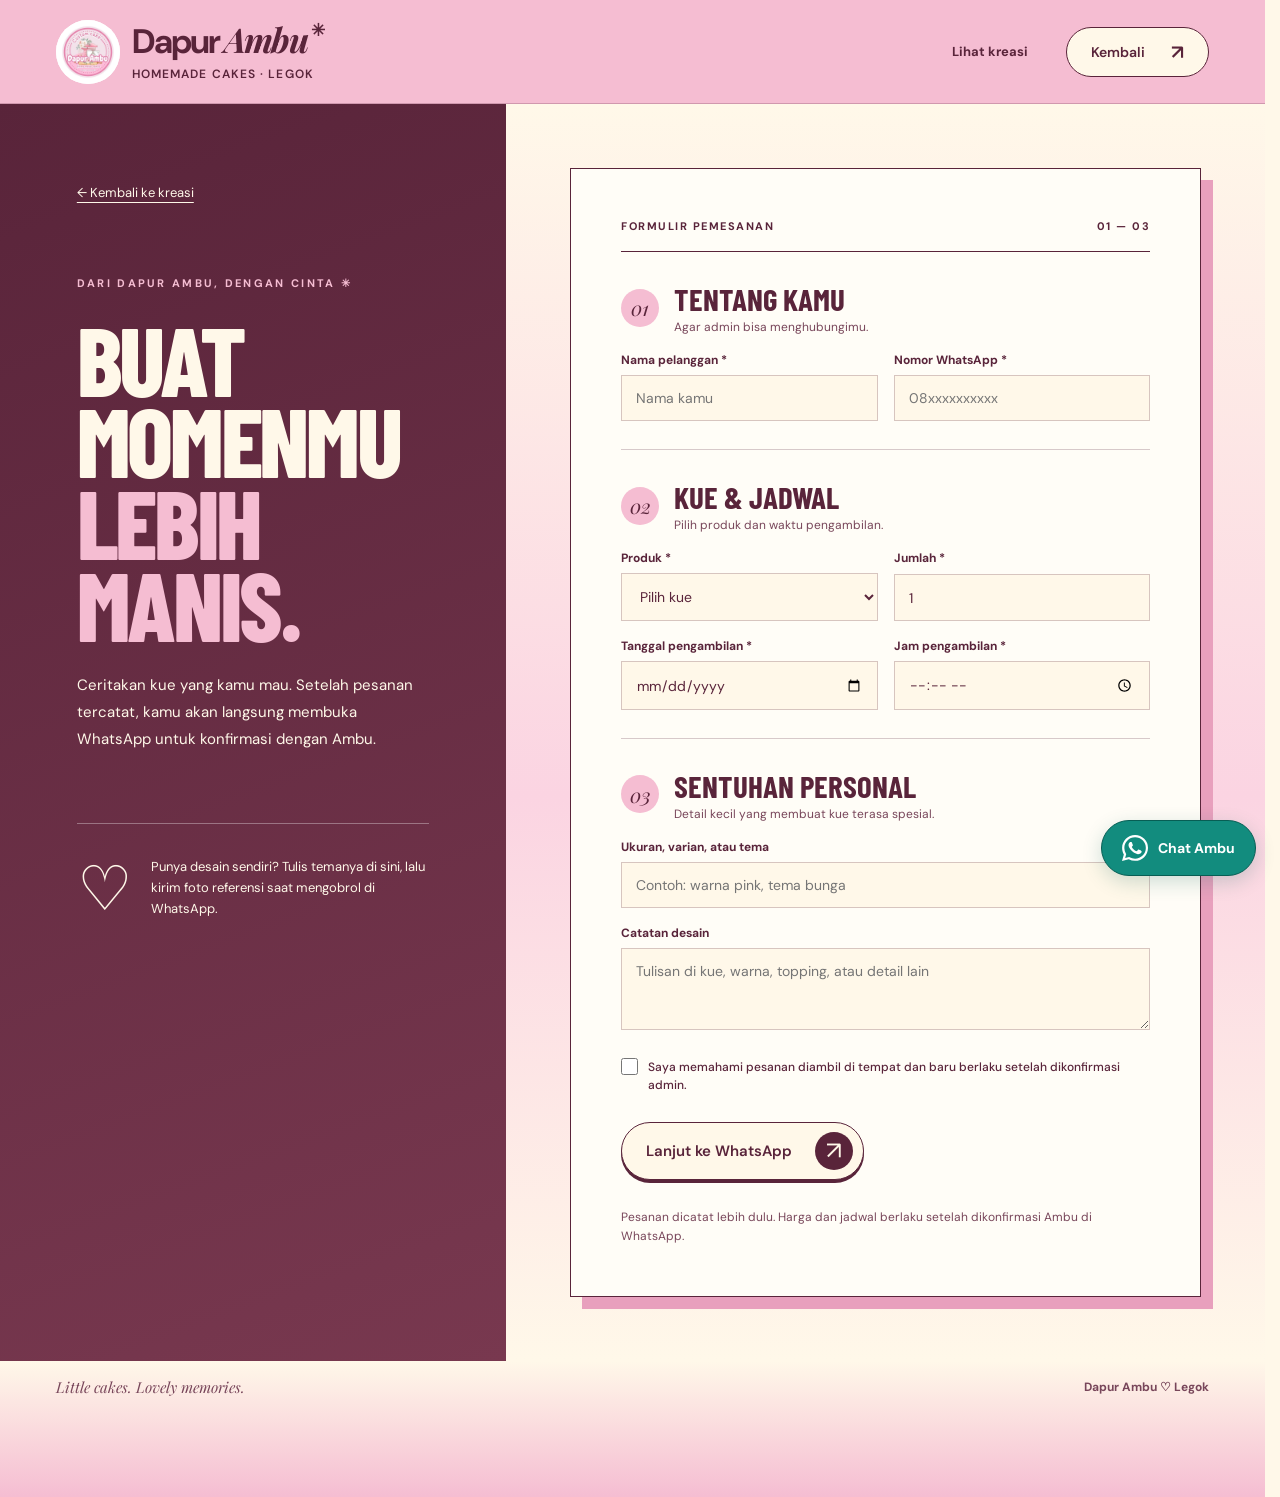
<file: order.html>
<!doctype html>
<html lang="id">
<head>
  <meta charset="utf-8">
  <meta name="viewport" content="width=device-width, initial-scale=1">
  <meta name="theme-color" content="#f5bdd2">
  <meta name="description" content="Pesan kue Dapur Ambu. Detail pesanan tercatat dan Ambu akan menghubungi Anda melalui WhatsApp.">
  <link rel="canonical" href="https://rinodu.github.io/Dapur-Ambu/order.html">
  <meta property="og:type" content="website">
  <meta property="og:site_name" content="Dapur Ambu">
  <meta property="og:title" content="Pesan Kue — Dapur Ambu">
  <meta property="og:description" content="Pilih kue dan siapkan detail pesananmu untuk dikirim ke Dapur Ambu lewat WhatsApp.">
  <meta property="og:url" content="https://rinodu.github.io/Dapur-Ambu/order.html">
  <meta property="og:image" content="https://rinodu.github.io/Dapur-Ambu/assets/share-preview-v2.png">
  <meta property="og:image:type" content="image/png">
  <meta property="og:image:width" content="1200">
  <meta property="og:image:height" content="630">
  <meta property="og:image:alt" content="Dapur Ambu dengan cokelat hitam dan putih yang bergandengan tangan">
  <meta name="twitter:card" content="summary_large_image">
  <title>Pesan Kue — Dapur Ambu</title>
  <link rel="icon" type="image/png" href="assets/favicon.png?v=1">
  <link rel="apple-touch-icon" href="assets/apple-touch-icon.png">
  <link rel="preconnect" href="https://fonts.googleapis.com">
  <link rel="preconnect" href="https://fonts.gstatic.com" crossorigin>
  <link href="https://fonts.googleapis.com/css2?family=Barlow+Condensed:wght@700;800;900&family=DM+Sans:wght@400;500;600;700&family=Playfair+Display:ital,wght@1,600;1,700&display=swap" rel="stylesheet">
  <link rel="stylesheet" href="styles.css?v=24">
  <script src="order.js?v=gallery-5" defer></script>
  <script src="vendor/gsap-3.13.0.min.js" defer></script>
  <script src="form-transition.js?v=1" defer></script>
</head>
<body class="order-body">
  <a class="skip-link" href="#utama">Lewati ke konten</a>
  <div class="site-frame">
    <header class="site-header">
      <a class="brand" href="./?from=order" aria-label="Dapur Ambu, beranda"><img class="brand-logo" src="assets/logo.webp" alt="" width="64" height="64"><span>Dapur <i>Ambu</i><span class="brand-star" aria-hidden="true">✳</span></span><small>HOMEMADE CAKES · LEGOK</small></a>
      <nav aria-label="Navigasi utama"><a class="header-link" href="https://www.instagram.com/dapurambu86/" target="_blank" rel="noopener noreferrer">Lihat kreasi</a><a class="button button-small" href="./?from=order">Kembali <span aria-hidden="true">↗</span></a></nav>
    </header>
    <main id="utama" class="order-page">
      <div class="order-page-intro">
        <a class="order-back" href="./?from=order#kreasi">← Kembali ke kreasi</a>
        <p class="section-kicker">DARI DAPUR AMBU, DENGAN CINTA ✳</p>
        <h1>BUAT MOMENMU <em>LEBIH MANIS.</em></h1>
        <p>Ceritakan kue yang kamu mau. Setelah pesanan tercatat, kamu akan langsung membuka WhatsApp untuk konfirmasi dengan Ambu.</p>
        <div class="order-page-note"><span aria-hidden="true">♡</span><p>Punya desain sendiri? Tulis temanya di sini, lalu kirim foto referensi saat mengobrol di WhatsApp.</p></div>
      </div>
      <form class="order-form order-page-form" id="order-form" method="post" action="https://script.google.com/macros/s/AKfycbyCcpVuKg4TWas9zR9SeXdkmHNTpXGPI7lXfzsX7YDwVmgUEo14EzUyRWI5a9ih4P4HzA/exec">
        <input type="hidden" name="orderId">
        <input type="hidden" name="neededDate">
        <input type="hidden" name="note">
        <input type="hidden" name="whatsappText">
        <input type="text" name="website" tabindex="-1" autocomplete="off" aria-hidden="true" hidden>
        <div class="order-form-top"><span>FORMULIR PEMESANAN</span><b>01 — 03</b></div>
        <div class="form-section"><div class="form-section-title"><span>01</span><div><h2>Tentang kamu</h2><p>Agar admin bisa menghubungimu.</p></div></div>
          <div class="field-row"><label>Nama pelanggan *<input name="name" autocomplete="name" required placeholder="Nama kamu"></label><label>Nomor WhatsApp *<input name="phone" type="tel" inputmode="tel" autocomplete="tel" required pattern="\+?[0-9 -]{8,20}" placeholder="08xxxxxxxxxx"></label></div>
        </div>
        <div class="form-section"><div class="form-section-title"><span>02</span><div><h2>Kue &amp; jadwal</h2><p>Pilih produk dan waktu pengambilan.</p></div></div>
          <div class="field-row"><label>Produk *<select name="product" required><option value="">Pilih kue</option><option>Brownies Medium</option><option>Brownies Besar</option><option>Cake Bento</option><option>Cake Sedang</option><option>Cake Besar</option><option>Custom Cake</option></select></label><label>Jumlah *<input name="quantity" type="number" min="1" max="100" value="1" required></label></div>
          <div class="field-row"><label>Tanggal pengambilan *<input name="date" type="date" required></label><label>Jam pengambilan *<input name="time" type="time" required></label></div>
        </div>
        <div class="form-section"><div class="form-section-title"><span>03</span><div><h2>Sentuhan personal</h2><p>Detail kecil yang membuat kue terasa spesial.</p></div></div>
          <label>Ukuran, varian, atau tema<input name="variant" placeholder="Contoh: warna pink, tema bunga"></label>
          <label>Catatan desain<textarea name="notes" rows="3" placeholder="Tulisan di kue, warna, topping, atau detail lain"></textarea></label>
        </div>
        <label class="form-check"><input type="checkbox" name="pickup" required><span>Saya memahami pesanan diambil di tempat dan baru berlaku setelah dikonfirmasi admin.</span></label>
        <button class="button button-primary form-submit" type="submit">Lanjut ke WhatsApp <span class="button-arrow" aria-hidden="true">↗</span></button>
        <p class="form-note">Pesanan dicatat lebih dulu. Harga dan jadwal berlaku setelah dikonfirmasi Ambu di WhatsApp.</p>
        <p class="form-note" id="order-feedback" role="alert" hidden></p>
      </form>
    </main>
    <footer><span>Little cakes. Lovely memories.</span><a href="./?from=order">Dapur Ambu ♡ Legok</a></footer>
  </div>
  <a class="whatsapp-float" href="https://wa.me/6281210028857" target="_blank" rel="noopener noreferrer" aria-label="Chat Dapur Ambu melalui WhatsApp (tab baru)">
    <svg viewBox="0 0 24 24" fill="currentColor" aria-hidden="true"><path d="M20.52 3.48A11.9 11.9 0 0 0 12.04 0C5.46 0 .1 5.35 .1 11.94c0 2.1 .55 4.16 1.6 5.97L0 24l6.25-1.64a11.94 11.94 0 0 0 5.79 1.48h.01c6.58 0 11.94-5.35 11.95-11.94a11.86 11.86 0 0 0-3.48-8.42ZM12.05 21.82a9.9 9.9 0 0 1-5.05-1.38l-.36-.21-3.71.97.99-3.62-.24-.37a9.86 9.86 0 0 1-1.51-5.27c0-5.47 4.45-9.92 9.88-9.92a9.86 9.86 0 0 1 7.04 2.91 9.87 9.87 0 0 1 2.9 7.02c0 5.48-4.45 9.87-9.94 9.87Zm5.44-7.4c-.3-.15-1.76-.87-2.03-.97-.27-.1-.47-.15-.67.15-.2.3-.77.97-.94 1.17-.17.2-.35.22-.64.07-.3-.15-1.26-.46-2.39-1.47-.88-.78-1.48-1.75-1.65-2.05-.18-.3-.02-.46.13-.61.13-.13.3-.35.44-.52.15-.18.2-.3.3-.5.1-.2.05-.37-.02-.52-.08-.15-.67-1.61-.92-2.21-.24-.58-.49-.5-.67-.51h-.57c-.2 0-.52.07-.8.37-.27.3-1.04 1.02-1.04 2.48s1.07 2.88 1.22 3.08c.15.2 2.1 3.2 5.08 4.49.71.31 1.27.5 1.7.64.71.22 1.36.19 1.87.11.57-.09 1.76-.72 2.01-1.42.25-.69.25-1.29.17-1.42-.07-.12-.27-.2-.57-.35Z"/></svg>
    <span>Chat Ambu</span>
  </a>
</body>
</html>
</file>
<file: styles.css>
:root{--pink:#f5bdd2;--pink-light:#fbd4e2;--pink-deep:#e8a0bd;--cream:#fff8e9;--ink:#59243a;--muted:#78465a;--border:rgba(89,36,58,.24);--ease:cubic-bezier(.22,1,.36,1)}
*{box-sizing:border-box}html{scroll-behavior:smooth}body{margin:0;background:var(--cream);color:var(--ink);font-family:'DM Sans',sans-serif;font-size:16px;-webkit-font-smoothing:antialiased}button,a{-webkit-tap-highlight-color:transparent}button{font:inherit}a{color:inherit;text-decoration:none}button{color:inherit;cursor:pointer}button:focus-visible,a:focus-visible{outline:3px solid var(--ink);outline-offset:6px}::selection{background:var(--ink);color:var(--cream)}.skip-link{position:fixed;top:12px;left:12px;padding:14px 20px;background:var(--cream);z-index:100;transform:translateY(-150%)}.skip-link:focus{transform:translateY(0)}.site-frame{overflow:hidden;background:var(--pink)}.site-header{height:104px;padding:0 4.4%;display:flex;align-items:center;justify-content:space-between;gap:24px;position:relative;border-bottom:1px solid var(--border);z-index:5}.brand{display:flex;flex-direction:column;gap:6px}.brand>span{font-size:34px;font-weight:700;letter-spacing:-1.9px;line-height:1.1}.brand i,.intro-brand i{font-family:'Playfair Display',serif;font-weight:700}.brand-star{display:inline-block;font-family:serif;vertical-align:top;font-size:.49em;line-height:1.2;margin-left:4px}.brand small{font-size:10px;font-weight:600;letter-spacing:2.2px}.site-header nav{display:flex;gap:38px;align-items:center}.instagram-link{display:flex;gap:9px;align-items:center;font-size:14px}.instagram-link svg{width:18px;height:18px;stroke:currentColor;stroke-width:1.5}.instagram-link:hover{text-decoration:underline;text-underline-offset:4px}.button{border:1px solid var(--ink);background:var(--cream);display:inline-flex;align-items:center;justify-content:center;gap:26px;border-radius:100px;transition:transform .25s,box-shadow .25s,background .25s;font-size:14px;font-weight:600}.button:hover{transform:translateY(-3px);box-shadow:0 5px 0 var(--ink)}.button:active{transform:translateY(1px);box-shadow:none}.button-small{padding:14px 24px;min-height:47px}.button-small span{font-size:20px;line-height:1}.hero{position:relative;min-height:760px;height:calc(100svh - 210px);max-height:1100px;isolation:isolate;overflow:hidden;display:grid;place-items:center;padding:65px 20px 84px}.hero-grain{position:absolute;inset:0;opacity:.17;pointer-events:none;background-image:url("data:image/svg+xml,%3Csvg viewBox='0 0 180 180' xmlns='http://www.w3.org/2000/svg'%3E%3Cfilter id='n'%3E%3CfeTurbulence type='fractalNoise' baseFrequency='.8' numOctaves='3' stitchTiles='stitch'/%3E%3C/filter%3E%3Crect width='100%25' height='100%25' opacity='.25' filter='url(%23n)'/%3E%3C/svg%3E");z-index:-1}.hero-copy{position:relative;z-index:3;text-align:center;pointer-events:none;width:min(760px,65%)}.hero-copy .button{pointer-events:auto}.eyebrow{font-size:12px;font-weight:600;letter-spacing:2px;line-height:1.6;display:flex;align-items:center;justify-content:center;gap:15px;margin:0 0 21px}.eyebrow span{font-size:15px}h1{font-family:'Barlow Condensed',Impact,sans-serif;font-weight:800;font-size:clamp(100px,10.7vw,170px);line-height:.855;letter-spacing:-.035em;margin:0;text-transform:uppercase}.title-line{display:block}.title-middle{color:var(--cream);-webkit-text-stroke:1.25px var(--ink)}.title-period{color:var(--cream);-webkit-text-stroke:1.25px var(--ink)}.hero-description{font-size:16px;line-height:1.65;color:var(--muted);margin:28px 0 24px}.button-primary{padding:9px 10px 9px 25px;min-height:58px;gap:23px;font-size:15px;box-shadow:0 3px 0 var(--ink)}.button-arrow{display:grid;place-items:center;border-radius:50%;width:38px;height:38px;background:var(--ink);color:var(--cream);font-size:25px;font-weight:400}.hero-note{display:block;margin-top:18px;font-size:12px;letter-spacing:.2px;color:var(--muted)}.cake-scene{position:absolute;inset:0;pointer-events:none}.cake{position:absolute;margin:0;z-index:2;width:25%;--r:-13deg;--dy:0px;--dx:0px;transform:translate(var(--dx),var(--dy));transition:transform .7s ease-out}.cake img{display:block;width:100%;height:auto;aspect-ratio:6/7;object-fit:contain;filter:drop-shadow(0 22px 15px rgba(89,36,58,.16));user-select:none}.cake-float{animation:float 6.8s ease-in-out infinite;transform:rotate(var(--r));will-change:transform}.cake-one{top:6%;left:0%;width:25.5%;--r:-14deg}.cake-two{top:-5%;right:0%;width:23%;--r:12deg}.cake-two .cake-float{animation-delay:-2.7s;animation-duration:7.7s}.cake-three{bottom:3%;right:2%;width:25%;--r:13deg}.cake-three .cake-float{animation-delay:-4.1s;animation-duration:8.1s}.cake figcaption{font-family:'Playfair Display',serif;font-style:italic;text-align:center;font-size:17px;transform:rotate(-10deg);margin-top:0;position:relative;color:var(--muted)}.cake-one figcaption{padding-left:20px}.cake-one figcaption span{font-size:25px}.cake-three figcaption{transform:rotate(8deg);margin-top:-10px}.orbit{position:absolute;pointer-events:none;border:1px solid rgba(89,36,58,.10);border-radius:50%;z-index:-1}.orbit-one{width:105%;height:74%;transform:rotate(-24deg);top:13%;left:-2%}.orbit-two{width:82%;height:115%;transform:rotate(42deg);top:-6%;left:9%;border-color:rgba(255,248,233,.35)}.spark{position:absolute;font-family:Georgia,serif;font-weight:400;pointer-events:none}.spark-one{font-size:83px;left:13%;bottom:20%;color:var(--cream);transform:rotate(8deg)}.spark-two{font-size:50px;right:29%;top:10%;transform:rotate(-8deg)}.spark-three{font-size:40px;left:31%;top:12%;color:var(--cream)}.hero-bottom{position:absolute;bottom:26px;left:4.4%;right:4.4%;display:flex;justify-content:space-between;align-items:center;gap:20px;color:var(--muted)}.location{font-size:12px;display:flex;align-items:center;gap:7px}.location svg{width:17px;height:17px;stroke:currentColor;stroke-width:1.25}.motion-control{display:flex;align-items:center;gap:7px;border:0;background:transparent;padding:8px 0;font-size:12px;min-height:32px}.motion-control svg{width:17px;height:17px;stroke:currentColor;stroke-width:1.5}.motion-control .play-icon{display:none}.motion-paused .motion-control .play-icon{display:block}.motion-paused .motion-control .pause-icon{display:none}.motion-paused .cake-float,.motion-paused .ribbon-track{animation-play-state:paused}.ribbon{height:73px;overflow:hidden;background:linear-gradient(180deg,var(--pink),var(--cream));border-top:1px solid var(--border);border-bottom:1px solid var(--border);display:flex;align-items:center}.ribbon-track{display:flex;align-items:center;gap:40px;white-space:nowrap;width:max-content;animation:marquee 36s linear infinite}.ribbon-track span{font-family:'Barlow Condensed',sans-serif;font-size:27px;font-weight:700;letter-spacing:.6px}.ribbon-track i{font-style:normal;font-size:30px;color:#c36a8d}footer{min-height:66px;padding:16px 4.4%;display:flex;align-items:center;justify-content:space-between;gap:16px;background:linear-gradient(180deg,var(--pink-light),var(--pink));font-size:12px;color:var(--muted)}footer>span:first-child{font-family:'Playfair Display',serif;font-style:italic;font-size:15px}footer>span:last-child span{margin:0 5px}.intro{position:fixed;inset:0;z-index:100;pointer-events:none;display:grid;place-items:center;visibility:hidden}.intro-top,.intro-bottom{position:absolute;left:0;width:100%;height:51%;background:var(--ink)}.intro-top{top:0}.intro-bottom{bottom:0}.intro-content{position:relative;z-index:1;display:flex;flex-direction:column;align-items:center;text-align:center;color:var(--cream);padding:24px}.intro-small{font-size:11px;letter-spacing:3px;margin-bottom:20px}.intro-brand{font-size:clamp(45px,8vw,100px);font-weight:700;letter-spacing:-.07em;line-height:1.2}.intro-note{font-size:13px;line-height:1.6;margin-top:18px;color:var(--pink-light)}.intro-rule{height:1px;width:140px;margin-top:24px;background:var(--pink);transform:scaleX(0);transform-origin:left}.intro-running .intro{visibility:visible;animation:intro-hide .01s 2.5s forwards}.intro-running .intro-content{animation:intro-content 2.25s var(--ease) both}.intro-running .intro-rule{animation:intro-line 1.2s .25s var(--ease) both}.intro-running .intro-top{animation:curtain-up .9s 1.6s var(--ease) forwards}.intro-running .intro-bottom{animation:curtain-down .9s 1.6s var(--ease) forwards}.intro-running .hero-copy{animation:hero-enter 1.2s 1.8s var(--ease) both}.intro-running .cake-scene{animation:scene-enter 1.4s 1.9s var(--ease) both}.order-dialog{background:var(--cream);color:var(--ink);border:1px solid var(--ink);border-radius:4px;padding:60px 46px 45px;text-align:center;width:min(510px,calc(100% - 32px));max-height:90svh;box-shadow:0 24px 90px #3d122a33}.order-dialog::backdrop{background:#48203688;backdrop-filter:blur(6px)}.dialog-close{position:absolute;right:16px;top:12px;width:36px;height:36px;background:transparent;border:0;font-size:28px}.dialog-flower{display:block;color:#cb759a;font-size:50px;margin-bottom:15px}.order-dialog .eyebrow{font-size:10px;letter-spacing:1.6px}.order-dialog h2{font-size:38px;font-weight:500;line-height:1.15;letter-spacing:-1.5px;margin:18px 0}.order-dialog h2 i{font-family:'Playfair Display',serif}.order-dialog p:not(.eyebrow){font-size:14px;line-height:1.7;color:var(--muted);margin:20px 0 28px}.order-dialog .button{padding:16px 24px;min-height:54px}
@keyframes float{0%,100%{transform:translateY(0) rotate(var(--r))}50%{transform:translateY(-20px) rotate(calc(var(--r) + 3deg))}}@keyframes marquee{to{transform:translateX(-50%)}}@keyframes intro-content{0%{opacity:0;transform:translateY(22px)}25%,65%{opacity:1;transform:translateY(0)}100%{opacity:0;transform:translateY(-16px)}}@keyframes intro-line{to{transform:scaleX(1)}}@keyframes curtain-up{to{transform:translateY(-105%)}}@keyframes curtain-down{to{transform:translateY(105%)}}@keyframes intro-hide{to{visibility:hidden}}@keyframes hero-enter{from{opacity:0;transform:translateY(35px) scale(.96)}to{opacity:1;transform:none}}@keyframes scene-enter{from{opacity:0;transform:scale(1.13)}to{opacity:1;transform:scale(1)}}
@media(min-width:1600px){.cake-one{left:3%;width:24%}.cake-two{right:3%;width:21%}.cake-three{right:5%;width:23%}.hero-copy{width:760px}}
@media(max-width:1050px){.site-header{height:90px}.hero{min-height:690px;max-height:950px;height:calc(100svh - 190px)}h1{font-size:clamp(95px,12.5vw,135px)}.hero-copy{width:72%}.cake-one{width:27%;top:11%;left:-6%}.cake-two{width:25%;right:-5%;top:-3%}.cake-three{width:29%;right:-5%;bottom:8%}.cake figcaption{font-size:14px}.cake-one figcaption{display:none}.spark-one{left:8%;bottom:22%;font-size:64px}.spark-two{right:23%;top:14%}.spark-three{left:24%;top:9%}}
@media(max-width:700px){.site-header{height:83px;padding:0 20px;gap:12px}.brand>span{font-size:28px}.brand small{font-size:8px;letter-spacing:1.5px}.site-header nav{gap:16px}.instagram-link{display:none}.button-small{font-size:12px;padding:11px 16px;gap:14px;min-height:42px}.hero{min-height:780px;max-height:none;height:calc(100svh - 140px);padding:134px 16px 185px;align-items:center}.hero-copy{width:100%;max-width:430px}.eyebrow{font-size:9px;letter-spacing:1.4px;gap:9px;margin-bottom:20px}h1{font-size:clamp(79px,19vw,126px);line-height:.88;letter-spacing:-.025em}.title-middle{-webkit-text-stroke:1px var(--ink)}.hero-description{font-size:14px;line-height:1.65;margin:24px 0 22px}.button-primary{min-height:54px;font-size:13px;padding-left:21px;gap:18px}.button-arrow{width:34px;height:34px;font-size:22px}.hero-note{font-size:10px;margin-top:16px}.cake-one{width:38%;left:-6%;top:-2%;--r:-17deg}.cake-two{width:34%;right:-5%;top:-4%;--r:15deg}.cake-three{width:42%;right:-3%;bottom:0%;--r:12deg}.cake-three figcaption{display:none}.spark-one{font-size:64px;left:13%;bottom:12%}.spark-two{font-size:33px;right:42%;top:9%}.spark-three{font-size:28px;left:7%;top:39%}.hero-bottom{left:20px;right:20px;bottom:19px;z-index:4}.motion-control{width:32px;height:32px;justify-content:center;border:1px solid var(--border);border-radius:50%;background:#f5bdd2cc;padding:0}.motion-label{display:none}.location{font-size:10px}.ribbon{height:60px}.ribbon-track{gap:28px}.ribbon-track span{font-size:23px}.ribbon-track i{font-size:25px}footer{padding:16px 20px;min-height:64px;font-size:10px;gap:9px}footer>span:first-child{font-size:12px}footer>span:last-child{display:none}.orbit-one{width:175%;height:60%;left:-38%;top:22%;transform:rotate(-40deg)}.orbit-two{width:130%;height:100%;left:-15%}.intro-small{font-size:9px;letter-spacing:2px}.intro-note{font-size:11px}.order-dialog{padding:48px 22px 35px}.order-dialog h2{font-size:34px}}
@media(max-width:360px){.site-header{padding:0 14px}.brand>span{font-size:25px}.button-small{padding:10px 12px}.hero{min-height:750px}h1{font-size:76px}.hero-description{font-size:13px}.eyebrow{font-size:8px;letter-spacing:1px}.hero-copy{width:100%}.button-primary{font-size:12px}}
.brand small{font-size:12px;letter-spacing:1.1px}.intro-small,.intro-note,.order-dialog .eyebrow{font-size:12px}.hero-bottom{z-index:4}
@media(max-width:700px){.brand small{font-size:12px;letter-spacing:.1px}.brand>span{font-size:27px}.eyebrow{font-size:12px;letter-spacing:.5px;gap:7px}.hero-description{font-size:16px}.button-small,.button-primary{font-size:14px}.button-small{gap:10px;padding:11px 14px}.hero-note,.location,footer{font-size:12px}.cake-three{bottom:0}.hero{min-height:820px}.intro-small,.intro-note{font-size:12px}}
@media(max-width:360px){.site-header{padding:0 12px}.brand>span{font-size:24px}.brand small{display:none}.button-small{font-size:12px;padding:10px 12px}.eyebrow{font-size:12px;letter-spacing:0;gap:4px}.eyebrow span{display:none}}
@media(prefers-reduced-motion:reduce){html{scroll-behavior:auto}*,*::before,*::after{animation:none!important;transition:none!important}.intro{display:none}.intro-running .hero-copy,.intro-running .cake-scene{opacity:1;transform:none}.cake-float{transform:rotate(var(--r))}.ribbon-track{transform:none}.motion-control{display:none}}
.cake{pointer-events:auto;touch-action:none;cursor:grab;user-select:none;transition:transform .75s cubic-bezier(.22,1.5,.4,1)}.cake img{pointer-events:none}.cake.dragging{cursor:grabbing;transition:none;z-index:4}.cake.dragging .cake-float{animation-play-state:paused}

.header-link{font-size:13px;font-weight:700;white-space:nowrap}
.header-link:hover,.text-link:hover,footer a:hover{text-decoration:underline;text-underline-offset:5px}
.content-section{padding:clamp(76px,7vw,110px) clamp(24px,6.5vw,120px);scroll-margin-top:24px}
.section-kicker{font-size:11px;font-weight:700;letter-spacing:2.3px;margin:0 0 20px}
.content-section h2{font-family:'Barlow Condensed',Impact,sans-serif;font-size:clamp(54px,6.3vw,104px);line-height:.91;letter-spacing:-.025em;text-transform:uppercase;margin:0}
.content-section h2 i{font-family:'Playfair Display',serif;font-size:.72em;font-weight:600;text-transform:none;letter-spacing:-.05em}
.story-section{background:linear-gradient(180deg,var(--cream),#fffaf2);text-align:center}
.story-section>p:last-child{max-width:620px;margin:28px auto 0;line-height:1.8;color:var(--muted)}
.catalog-section{background:linear-gradient(180deg,#fffaf2 0%,#fffaf2 70%,var(--pink) 100%)}
.section-heading{display:flex;justify-content:space-between;align-items:end;gap:40px;margin-bottom:44px}
.section-heading>p{max-width:330px;line-height:1.7;color:var(--muted);margin:0 0 5px}
.product-grid{display:grid;grid-template-columns:repeat(3,minmax(0,1fr));gap:24px}
.product-card{background:var(--cream);border:1px solid var(--border);min-width:0}
.product-photo{position:relative;aspect-ratio:4/4.4;overflow:hidden;background:#ead9d1}
.product-photo img{display:block;width:100%;height:100%;object-fit:cover;transition:transform .5s var(--ease)}
.product-card:hover .product-photo img{transform:scale(1.035)}
.product-photo span{position:absolute;top:16px;left:16px;background:var(--cream);border:1px solid var(--ink);padding:7px 10px;font-size:10px;font-weight:700;letter-spacing:1px}
.product-info{padding:24px;display:flex;flex-direction:column;min-height:210px}
.product-info h3{font-family:'Barlow Condensed',Impact,sans-serif;font-size:31px;line-height:1;margin:0}
.product-info p{font-size:13px;line-height:1.65;color:var(--muted);margin:12px 0 22px}
.product-bottom{margin-top:auto;padding-top:16px;border-top:1px solid var(--border);display:flex;align-items:center;justify-content:space-between;gap:12px}
.product-bottom strong{font-size:15px;white-space:nowrap}
.product-bottom a{font-size:13px;font-weight:700;white-space:nowrap}
.product-bottom a:hover{text-decoration:underline;text-underline-offset:4px}
.product-bottom a span{font-size:18px}
.catalog-note{font-size:12px;color:var(--muted);line-height:1.6;margin:22px 0 0}
.steps-section{background:linear-gradient(180deg,var(--pink) 0%,var(--pink) 65%,var(--cream) 100%)}
.step-grid{display:grid;grid-template-columns:repeat(4,minmax(0,1fr));border-top:1px solid var(--ink);border-bottom:1px solid var(--ink)}
.step{padding:32px 22px 36px 0}
.step+.step{border-left:1px solid var(--border);padding-left:22px}
.step span{font-family:'Playfair Display',serif;font-style:italic;font-size:30px}
.step h3{font-family:'Barlow Condensed',Impact,sans-serif;font-size:33px;text-transform:uppercase;margin:30px 0 8px}
.step p{font-size:13px;line-height:1.65;color:var(--muted);margin:0}
.order-section{background:linear-gradient(180deg,var(--cream) 0%,var(--cream) 65%,var(--pink-light) 100%);display:grid;grid-template-columns:minmax(0,.85fr) minmax(0,1.15fr);gap:clamp(40px,7vw,120px);align-items:start}
.order-intro>p:not(.section-kicker){max-width:460px;line-height:1.75;color:var(--muted);margin:27px 0}
.order-highlight{border-top:1px solid var(--border);padding-top:22px;display:flex;gap:15px;align-items:start;max-width:460px}
.order-highlight>span{font-size:29px;line-height:1}
.order-highlight p{font-size:13px;line-height:1.6;margin:0}
.order-form{padding:32px;background:#fffdf7;border:1px solid var(--ink);box-shadow:9px 9px 0 var(--pink-deep);display:grid;gap:19px}
.form-heading{display:flex;justify-content:space-between;gap:12px;align-items:baseline;border-bottom:1px solid var(--border);padding-bottom:18px}
.form-heading span{font-weight:700;letter-spacing:1.4px;font-size:12px}
.form-heading p,.form-note{font-size:11px;color:var(--muted);margin:0}
.form-note{line-height:1.6}.form-note a{text-decoration:underline;text-underline-offset:3px;font-weight:700}
.field-row{display:grid;grid-template-columns:repeat(2,minmax(0,1fr));gap:16px}
.order-form label{display:grid;gap:7px;font-size:12px;font-weight:700}
.order-form input:not([type=checkbox]),.order-form select,.order-form textarea{width:100%;min-width:0;border:1px solid var(--border);border-radius:0;background:var(--cream);color:var(--ink);font:inherit;font-size:14px;font-weight:400;padding:13px 14px;min-height:46px}
.order-form textarea{resize:vertical}
.order-form input:focus-visible,.order-form select:focus-visible,.order-form textarea:focus-visible{outline:2px solid var(--ink);outline-offset:1px}
.order-form .form-check{display:flex;gap:10px;align-items:start;font-size:12px;line-height:1.5;font-weight:500}
.form-check input{accent-color:var(--ink);width:17px;height:17px;margin:0;flex:none}
.form-submit{justify-self:start}
.location-section{background:var(--pink-light);display:flex;justify-content:space-between;align-items:center;gap:50px}
.location-section>div:first-child{max-width:600px}
.location-section p:not(.section-kicker){line-height:1.8;color:var(--muted);margin:26px 0}
.text-link{font-size:14px;font-weight:700}
.text-link span{font-size:20px;margin-left:8px}
.location-art{width:clamp(220px,28vw,420px);aspect-ratio:1;flex:none;border:1px solid var(--ink);border-radius:50%;display:flex;flex-direction:column;justify-content:center;align-items:center;transform:rotate(9deg);background:var(--cream);box-shadow:14px 14px 0 var(--pink-deep);animation:badge-float 5s ease-in-out infinite}
@keyframes badge-float{0%,100%{transform:translateY(0) rotate(9deg)}50%{transform:translateY(-18px) rotate(12deg)}}
.motion-paused .location-art{animation-play-state:paused}
.order-teaser{align-items:center}.order-teaser .button{padding:10px 10px 10px 24px}.order-teaser-art{justify-self:center;width:min(100%,420px)}.order-teaser-art svg{display:block;width:100%;overflow:visible}.chocolate-pair{transform-box:fill-box;transform-origin:center;animation:chocolate-bob 4.8s ease-in-out infinite}@keyframes chocolate-bob{0%,100%{transform:translateY(0) rotate(-2deg)}50%{transform:translateY(-13px) rotate(2deg)}}.motion-paused .chocolate-pair{animation-play-state:paused}
.order-page{display:grid;grid-template-columns:minmax(0,.8fr) minmax(0,1.2fr);background:var(--cream)}.order-page-intro{padding:clamp(45px,6vw,100px);background:var(--ink);color:var(--cream);min-height:740px}.order-back{display:inline-block;margin-bottom:75px;font-size:13px;text-decoration:underline;text-underline-offset:5px}.order-page-intro .section-kicker{color:var(--pink)}.order-page-intro h1{font-size:clamp(65px,7.5vw,120px);line-height:.85;margin:28px 0}.order-page-intro h1 em{display:block;font-style:normal;color:var(--pink)}.order-page-intro>p:not(.section-kicker){max-width:430px;line-height:1.8;font-size:15px}.order-page-note{display:flex;gap:18px;align-items:center;border-top:1px solid #ffffff55;margin-top:70px;padding-top:20px;max-width:430px}.order-page-note span{font:62px Georgia,serif}.order-page-note p{font-size:13px;line-height:1.6}
.order-page-form{align-self:start;margin:clamp(25px,5vw,80px);padding:clamp(25px,4vw,50px);gap:28px;box-shadow:12px 12px 0 var(--pink-deep)}.order-form-top{display:flex;justify-content:space-between;gap:15px;padding-bottom:18px;border-bottom:1px solid var(--ink);font-size:11px;font-weight:700;letter-spacing:1.5px}.form-section{display:grid;gap:17px}.form-section+.form-section{border-top:1px solid var(--border);padding-top:28px}.form-section-title{display:flex;align-items:center;gap:15px}.form-section-title>span{display:grid;place-items:center;width:38px;height:38px;flex:none;border-radius:50%;background:var(--pink);font:italic 20px 'Playfair Display',serif}.form-section-title h2{font:700 31px 'Barlow Condensed',Impact,sans-serif;text-transform:uppercase;margin:0}.form-section-title p{margin:2px 0 0;font-size:12px;color:var(--muted)}.order-page-form .form-submit{padding:9px 10px 9px 24px}.order-page-form .form-note{font-size:12px}
@media(max-width:900px){.order-page{grid-template-columns:1fr}.order-page-intro{min-height:0;padding:45px 6%}.order-back{margin-bottom:32px}.order-page-intro h1{font-size:clamp(65px,12vw,100px)}.order-page-note{margin-top:32px}.order-page-form{margin:35px auto 55px;width:min(90%,720px)}}
@media(max-width:700px){.order-teaser-art{width:min(75vw,300px)}.order-body .site-header{padding:0 16px}.order-body .brand>span{font-size:24px}.order-page-form{width:calc(100% - 32px);padding:25px;margin:20px auto 45px}.order-page-intro{padding:35px 22px;min-width:0}.order-page-intro h1{font-size:clamp(48px,12vw,72px)}.order-page-note{display:none}.form-section-title h2{font-size:28px}}
.location-art span{font-family:'Playfair Display',serif;font-style:italic;font-size:clamp(18px,2.3vw,32px)}
.location-art svg{display:block;width:64%;height:auto;max-height:65%;margin:8px 0;overflow:visible}
.location-art small{font-size:10px;letter-spacing:2px;font-weight:700}
footer a{font-weight:700}
@media(max-width:1100px){.product-grid{grid-template-columns:repeat(2,minmax(0,1fr))}.order-section{grid-template-columns:1fr}.order-intro>p:not(.section-kicker){max-width:650px}.step-grid{grid-template-columns:repeat(2,minmax(0,1fr))}.step:nth-child(3){border-left:0;padding-left:0;border-top:1px solid var(--border)}.step:nth-child(4){border-top:1px solid var(--border)}}
@media(max-width:700px){.header-link{display:none}.content-section{padding:72px 22px}.section-heading{display:block;margin-bottom:30px}.section-heading>p{margin:20px 0 0}.content-section h2{font-size:clamp(52px,14vw,77px)}.product-grid{grid-template-columns:1fr;gap:20px}.product-photo{aspect-ratio:4/3.3}.product-info{min-height:0}.step-grid{grid-template-columns:1fr}.step,.step+.step,.step:nth-child(3),.step:nth-child(4){border-left:0;border-top:1px solid var(--border);padding:23px 0}.step:first-child{border-top:0}.step h3{margin:15px 0 7px}.order-form{padding:22px;box-shadow:6px 6px 0 var(--pink-deep)}.field-row{grid-template-columns:1fr}.form-heading{display:block}.form-heading p{margin-top:7px}.location-art{display:none}footer a{display:none}}
.hero-menu-link{display:none}
@media(max-width:700px){.hero-menu-link{display:flex;width:max-content;margin:12px auto 0;min-height:46px;padding:10px 20px;background:var(--pink-light);gap:15px}.hero-menu-link span{font-size:20px;line-height:1}.hero-note{margin-top:13px}}
.product-zoom{position:relative;display:block;width:100%;height:100%;padding:0;border:0;background:transparent;cursor:zoom-in}
.product-zoom::after{content:'Perbesar +';position:absolute;right:16px;bottom:16px;padding:7px 10px;border:1px solid var(--ink);background:var(--cream);font-size:11px;font-weight:700;letter-spacing:.2px}
.product-zoom:focus-visible{outline-offset:-5px}
.product-photo span{pointer-events:none}
.product-preview{position:fixed;width:min(92vw,900px);max-width:92vw;max-height:92svh;padding:12px;border:1px solid var(--ink);background:var(--cream);box-shadow:0 20px 70px #2d1025aa;cursor:zoom-out}
.product-preview::backdrop{background:#2d1025bb;backdrop-filter:blur(5px);cursor:zoom-out}
.product-preview img{display:block;width:100%;max-height:calc(92svh - 24px);object-fit:contain;cursor:zoom-out}
.preview-close{position:absolute;top:20px;right:20px;width:44px;height:44px;border:1px solid var(--ink);border-radius:50%;background:var(--cream);font-size:30px;line-height:1;z-index:1}
@media(max-width:700px){.hero{max-height:900px}.cake-three{width:34%;right:-3%;bottom:3%}.story-section h2{font-size:clamp(43px,10vw,56px)}.product-photo{aspect-ratio:4/4.5}.product-photo img{object-position:center 40%}.order-page-intro{padding:28px 22px}.order-back{margin-bottom:22px}.order-page-intro h1{font-size:clamp(48px,11vw,64px);margin:18px 0}.order-page-intro>p:not(.section-kicker){line-height:1.65}.order-page-form{margin-top:16px}footer{justify-content:center;flex-wrap:wrap;text-align:center}footer a{display:inline-block}footer>span:first-child{flex-basis:100%}}

/* Kartu langkah pemesanan */
.step-grid{grid-template-columns:repeat(4,minmax(0,1fr));gap:18px;border:0}
.step-grid .step,.step-grid .step+.step{position:relative;display:flex;flex-direction:column;min-height:292px;padding:25px;border:1px solid var(--ink);border-radius:18px;background:#fffaf2;box-shadow:6px 6px 0 rgba(89,36,58,.13);transition:transform .3s var(--ease),box-shadow .3s var(--ease)}
.step-grid .step:nth-child(even){background:#ffe9f1}
.step-grid .step:hover{transform:translateY(-7px);box-shadow:9px 12px 0 rgba(89,36,58,.17)}
.step-grid .step-number{position:absolute;top:24px;right:24px;font-size:27px;line-height:1}
.step-icon{display:grid;place-items:center;width:82px;height:82px;border:1px solid var(--ink);border-radius:23px;background:var(--pink-light);box-shadow:4px 4px 0 var(--pink-deep);transform:rotate(-5deg)}
.step:nth-child(even) .step-icon{background:var(--cream);transform:rotate(5deg)}
.step-icon svg{width:56px;height:56px;stroke:var(--ink);stroke-width:2.8;stroke-linecap:round;stroke-linejoin:round;animation:step-float 3.8s ease-in-out infinite}
.step:nth-child(2) .step-icon svg{animation-delay:-.9s}
.step:nth-child(3) .step-icon svg{animation-delay:-1.8s}
.step:nth-child(4) .step-icon svg{animation-delay:-2.7s}
.step-grid .step h3{margin:auto 0 9px;font-size:30px}
.step-grid .step p{font-size:13px;line-height:1.6}
@keyframes step-float{0%,100%{transform:translateY(0) rotate(0)}50%{transform:translateY(-5px) rotate(4deg)}}
@media(max-width:1100px){.step-grid{grid-template-columns:repeat(2,minmax(0,1fr))}}
@media(max-width:700px){.step-grid{grid-template-columns:1fr;gap:16px}.step-grid .step,.step-grid .step+.step,.step-grid .step:nth-child(3),.step-grid .step:nth-child(4){min-height:232px;padding:22px;border:1px solid var(--ink)}.step-icon{width:70px;height:70px}.step-icon svg{width:48px;height:48px}.step-grid .step h3{margin-top:26px}}
@media(prefers-reduced-motion:reduce){.step-grid .step{transition:none}.step-icon svg{animation:none}}



/* Kontak WhatsApp yang selalu mudah dijangkau */
.whatsapp-float{position:fixed;right:max(24px,env(safe-area-inset-right));bottom:calc(24px + env(safe-area-inset-bottom));z-index:50;display:inline-flex;align-items:center;justify-content:center;gap:10px;min-height:56px;padding:14px 20px;border:1px solid #075e54;border-radius:999px;background:#128c7e;color:#fff;text-decoration:none;font:700 14px 'DM Sans',sans-serif;box-shadow:0 6px 20px #075e5433;transition:transform .2s ease,background .2s ease}
.whatsapp-float svg{width:26px;height:26px;flex-shrink:0}
.whatsapp-float:hover{background:#075e54;transform:translateY(-3px)}
.whatsapp-float:focus-visible{outline:3px solid var(--ink);outline-offset:4px}
footer{padding-bottom:100px}
@media(max-width:700px){.whatsapp-float{right:max(16px,env(safe-area-inset-right));bottom:calc(16px + env(safe-area-inset-bottom));width:56px;height:56px;padding:14px}.whatsapp-float span{display:none}}
@media(prefers-reduced-motion:reduce){.whatsapp-float{transition:none}}
/* Tombol lokasi Google Maps */
.maps-button{display:inline-flex;align-items:center;justify-content:center;gap:13px;min-height:60px;padding:13px 20px;border:2px solid var(--ink);border-radius:18px;background:var(--cream);color:var(--ink);font-size:14px;font-weight:700;box-shadow:5px 5px 0 var(--ink);transition:transform .2s ease,box-shadow .2s ease,background .2s ease}
.maps-button .maps-icon{width:26px;height:34px;flex-shrink:0}
.maps-button .maps-arrow{display:grid;place-items:center;width:30px;height:30px;margin-left:6px;border-radius:50%;background:var(--pink);font-size:21px}
.maps-button:hover{transform:translate(-2px,-3px);box-shadow:7px 8px 0 var(--ink);background:#fff;text-decoration:none}
.maps-button:active{transform:translate(3px,3px);box-shadow:2px 2px 0 var(--ink)}
.maps-button:focus-visible{outline:3px solid var(--ink);outline-offset:7px}
@media(max-width:700px){.maps-button{max-width:100%;gap:10px;padding:12px 16px;font-size:13px}}
@media(prefers-reduced-motion:reduce){.maps-button{transition:none}}
/* Identitas perusahaan dan navigasi mobile */
.site-header .brand{position:relative;min-height:64px;padding-left:76px;justify-content:center;flex-shrink:0}
.brand-logo{position:absolute;left:0;top:50%;transform:translateY(-50%);width:64px;height:64px;object-fit:contain;border-radius:50%;background:#fff}
.gallery-teaser{display:grid;grid-template-columns:1fr 1fr;gap:70px;align-items:center;background:linear-gradient(180deg,var(--pink-light) 0%,var(--cream) 20%,var(--cream) 80%,var(--pink-light) 100%)}
.gallery-teaser p:not(.section-kicker){line-height:1.8;color:var(--muted);max-width:420px;margin:25px 0}
.teaser-photo{position:relative;display:block;width:min(100%,340px);justify-self:center;transform:rotate(4deg);border:1px solid var(--ink);padding:12px 12px 45px;background:var(--pink-light);box-shadow:10px 10px 0 var(--pink-deep);transition:transform .25s ease}
.teaser-photo:hover{transform:rotate(0)}
.teaser-photo img{display:block;width:100%;height:320px;object-fit:cover;object-position:center 48%}
.teaser-photo span{position:absolute;bottom:16px;left:0;width:100%;text-align:center;font-size:10px;font-weight:700;letter-spacing:1px}
@media(max-width:1100px){.site-header nav{gap:16px}.site-header .brand>span{font-size:28px}.site-header .instagram-link{display:none}}
@media(max-width:700px){.site-header,.order-body .site-header{height:auto;min-height:104px;padding:14px 16px;flex-wrap:wrap;gap:14px}.site-header .brand{padding-left:58px;min-height:48px}.brand-logo{width:48px;height:48px}.site-header .brand>span{font-size:25px}.site-header .brand small{font-size:8px;letter-spacing:1px}.site-header nav{display:flex;flex-wrap:wrap;justify-content:center;gap:10px 18px;width:100%}.site-header nav .header-link{display:inline-flex;align-items:center;min-height:44px;font-size:12px}.site-header nav .button-small{padding:10px 16px;min-height:44px;font-size:12px}.gallery-teaser{grid-template-columns:1fr;gap:40px}.teaser-photo{width:min(85%,290px)}.gallery-teaser .button{font-size:13px}.order-page-form{margin-bottom:100px}.gallery-body .site-header nav{justify-content:space-between}input,select,textarea{font-size:16px}}
@media(prefers-reduced-motion:reduce){.teaser-photo{transition:none}}
/* Galeri: foto bebas bingkai dan transisi dari titik klik */
.teaser-photo{width:min(100%,450px);padding:10px 20px 36px;border:2px solid var(--ink);background:transparent;box-shadow:none;transform:none;isolation:isolate}
.teaser-photo::before{content:"";position:absolute;inset:12% 3% 12%;border-radius:50%;background:radial-gradient(circle,#f5bdd288,transparent 70%);z-index:-1}
.teaser-photo img{height:440px;width:100%;object-fit:contain;filter:drop-shadow(0 22px 14px #59243a25);animation:teaser-bob 5s ease-in-out infinite}
.teaser-photo:hover{transform:translateY(-5px)}
.teaser-photo span{bottom:8px}
html{scrollbar-gutter:stable}
.page-portal{position:fixed;left:0;top:0;width:100vw;height:100%;border:0;z-index:10000;background:var(--cream);clip-path:circle(0px at 50% 50%);pointer-events:none;will-change:clip-path,mask-image}
.page-portal.portal-open{pointer-events:auto}
.portal-active{overflow:hidden}
.portal-transitioning body,.portal-transitioning .page-portal{pointer-events:none}
.portal-preparing .cake-float-item,.portal-preparing .gallery-star,.portal-preparing .cake-float,.portal-preparing .ribbon-track,.portal-preparing .teaser-photo img{animation-play-state:paused}
.portal-active .cake-float-item,.portal-active .gallery-star,.portal-active .cake-float,.portal-active .ribbon-track,.portal-active .teaser-photo img{animation-play-state:paused}
@keyframes teaser-bob{0%,100%{transform:translateY(0)}50%{transform:translateY(-12px)}}
@media(max-width:700px){.teaser-photo{width:min(100%,350px)}.teaser-photo img{height:350px}}
@media(prefers-reduced-motion:reduce){.teaser-photo img{animation:none}}

/* Continue the same edge colors across each page section. */
body:not(.order-body):not(.gallery-body) .site-header{background:var(--pink-light)}
.hero{background:linear-gradient(180deg,var(--pink-light),var(--pink))}
.location-section{background:linear-gradient(180deg,var(--pink-light),var(--cream))}
footer{background:linear-gradient(180deg,var(--cream),var(--pink))}
.order-page{background:linear-gradient(180deg,var(--cream),var(--pink-light) 55%,var(--cream))}
.order-page-intro{background:linear-gradient(160deg,var(--ink),#78384f)}

.gsap-hover .product-photo img{transition:none}
.gsap-hover .product-card:hover .product-photo img{transform:none}
.heading-line{display:block}
.motion-paused .step-icon svg{animation-play-state:paused}
.step-connector{display:block;width:100%;height:2px;background:var(--ink);margin-top:20px;transform-origin:left;pointer-events:none}

.form-transition{position:fixed;inset:0;z-index:20000;background:var(--cream);clip-path:circle(0px at 50% 50%);pointer-events:none}
.steps-controls{display:none}
@media(max-width:700px){
  .step-grid{position:relative;width:calc(100% + 44px);margin-inline:-22px;grid-template-columns:none;grid-auto-flow:column;grid-auto-columns:100%;gap:12px;overflow-x:auto;scroll-snap-type:x mandatory;scroll-padding-inline:9%;padding:12px 9% 22px;scrollbar-width:none;overscroll-behavior-x:contain}
  .step-grid::-webkit-scrollbar{display:none}
  .step-grid .step{scroll-snap-align:center;scroll-snap-stop:always;min-width:0;transform:scale(var(--step-scale,1));filter:blur(var(--step-blur,0px));transition:none}
  .step-grid .step:hover{transform:scale(var(--step-scale,1));box-shadow:6px 6px 0 rgba(89,36,58,.13)}
  .motion-paused .step-grid .step{transition:none}
  .steps-controls{display:flex;align-items:center;justify-content:center;gap:14px;margin-top:16px}
  .step-dots{display:flex;gap:0}
  .step-dots button{position:relative;width:30px;height:44px;background:transparent;border:0}
  .step-dots button::after{content:'';position:absolute;width:8px;height:8px;top:18px;left:11px;border-radius:50%;background:var(--ink);opacity:.25;transition:transform .25s,opacity .25s}
  .step-dots button[aria-current=true]::after{opacity:1;transform:scale(1.4)}
  .step-status{font-size:12px;white-space:nowrap}
}
</file>
<file: gallery.css>
.gallery-body{background:linear-gradient(180deg,var(--pink-light),var(--cream) 60%,var(--cream))}
.gallery-body main{padding-bottom:45px}
.gallery-heading{text-align:center;position:relative;padding:35px 20px 22px;overflow:hidden}
.gallery-heading h1{font-size:clamp(60px,6vw,92px);line-height:.95}
.gallery-heading h1 span{color:#be6289}
.gallery-heading>p:last-of-type{color:var(--muted);font-size:14px;line-height:1.6;margin:18px 0 0}
.gallery-star{position:absolute;right:12%;top:30px;color:var(--pink-deep);font-size:80px;animation:star-turn 24s linear infinite}
.cake-showcase{display:grid;grid-template-columns:minmax(0,1.5fr) minmax(0,1fr);align-items:center;gap:35px;width:min(1250px,92%);margin:auto}
.cake-stage{position:relative;height:560px;isolation:isolate}
.cake-stage::before{content:'';position:absolute;width:420px;height:420px;max-width:72%;aspect-ratio:1;border-radius:50%;background:radial-gradient(circle,#f5bdd28c, #fbd4e24d 62%,transparent 72%);left:26%;top:12%;z-index:-1}
.cake-choice{position:absolute;left:0;top:0;width:24%;height:25%;display:flex;align-items:center;justify-content:center;padding:5px;border:0;background:transparent;transform-origin:0 0;z-index:2;cursor:pointer;touch-action:manipulation}
.cake-choice[data-slot="1"]{top:25%}.cake-choice[data-slot="2"]{top:50%}.cake-choice[data-slot="3"]{top:75%}
.cake-choice.is-active{left:25%;top:0;width:75%;height:100%;z-index:3;cursor:zoom-in}
.cake-choice:focus-visible{outline:2px dashed var(--ink);outline-offset:2px;border-radius:20px}
.cake-float-item{display:flex;align-items:center;justify-content:center;width:100%;height:100%;min-height:0;min-width:0;animation:gallery-float 5s ease-in-out infinite;animation-delay:var(--delay,0s);filter:drop-shadow(0 15px 10px #59243a20)}
.cake-choice img{display:block;max-width:100%;max-height:100%;width:auto;height:auto;object-fit:contain;pointer-events:none;user-select:none;transform-origin:0 0}
.cake-choice:not(.is-active):hover .cake-float-item{filter:drop-shadow(0 5px 8px #c7699270)}
.is-swapping .cake-float-item{animation-play-state:paused}
.cake-story{padding:20px 0 20px 10px}
.cake-story h2{font-family:'Barlow Condensed',sans-serif;text-transform:uppercase;font-size:clamp(44px,4.8vw,72px);line-height:.98;margin:22px 0}
.cake-story>p:not(.section-kicker){font-size:15px;line-height:1.8;color:var(--muted);max-width:430px;min-height:81px}
.cake-story .button{margin-top:18px;font-size:14px}
.cake-story small{display:block;max-width:360px;font-size:11px;line-height:1.6;color:var(--muted);margin:18px 0}
.gallery-source{display:inline-block;font-size:12px;text-decoration:underline;text-underline-offset:4px}
.gallery-source[hidden]{display:none}
.gallery-preview{width:min(90vw,800px);max-height:92svh;padding:20px;border:1px solid var(--ink);border-radius:20px;background:var(--cream)}
.gallery-preview::backdrop{background:#2d1025aa;backdrop-filter:blur(5px)}
.gallery-preview img{display:block;width:100%;max-height:85svh;object-fit:contain}
@keyframes gallery-float{0%,100%{transform:translateY(0)}50%{transform:translateY(-12px)}}
@keyframes star-turn{to{transform:rotate(360deg)}}
@media(max-width:760px){.gallery-heading{padding:30px 16px 20px}.gallery-heading h1{font-size:62px}.gallery-heading .section-kicker{font-size:9px;letter-spacing:1.5px}.gallery-heading>p:last-of-type{font-size:12px}.gallery-star{font-size:45px;right:5%;top:18px}.cake-showcase{grid-template-columns:1fr;gap:12px;width:calc(100% - 32px)}.cake-stage{height:490px}.cake-choice{width:19%;height:100px;top:390px!important;left:0}.cake-choice[data-slot="1"]{left:19%}.cake-choice[data-slot="2"]{left:38%}.cake-choice[data-slot="3"]{left:57%}.cake-choice.is-active{top:0!important;left:8%;width:84%;height:370px}.cake-stage::before{width:320px;height:320px;max-width:90%;left:5%;top:5%}.cake-story{padding:12px 12px 0;text-align:center}.cake-story h2{font-size:48px;margin:15px 0}.cake-story>p:not(.section-kicker){font-size:14px;margin:15px auto;min-height:0}.cake-story small{margin:18px auto}.cake-story .button{font-size:13px;gap:15px}.gallery-body footer{padding-bottom:95px}}
@media(prefers-reduced-motion:reduce){.cake-float-item,.gallery-star{animation:none}}
</file>
